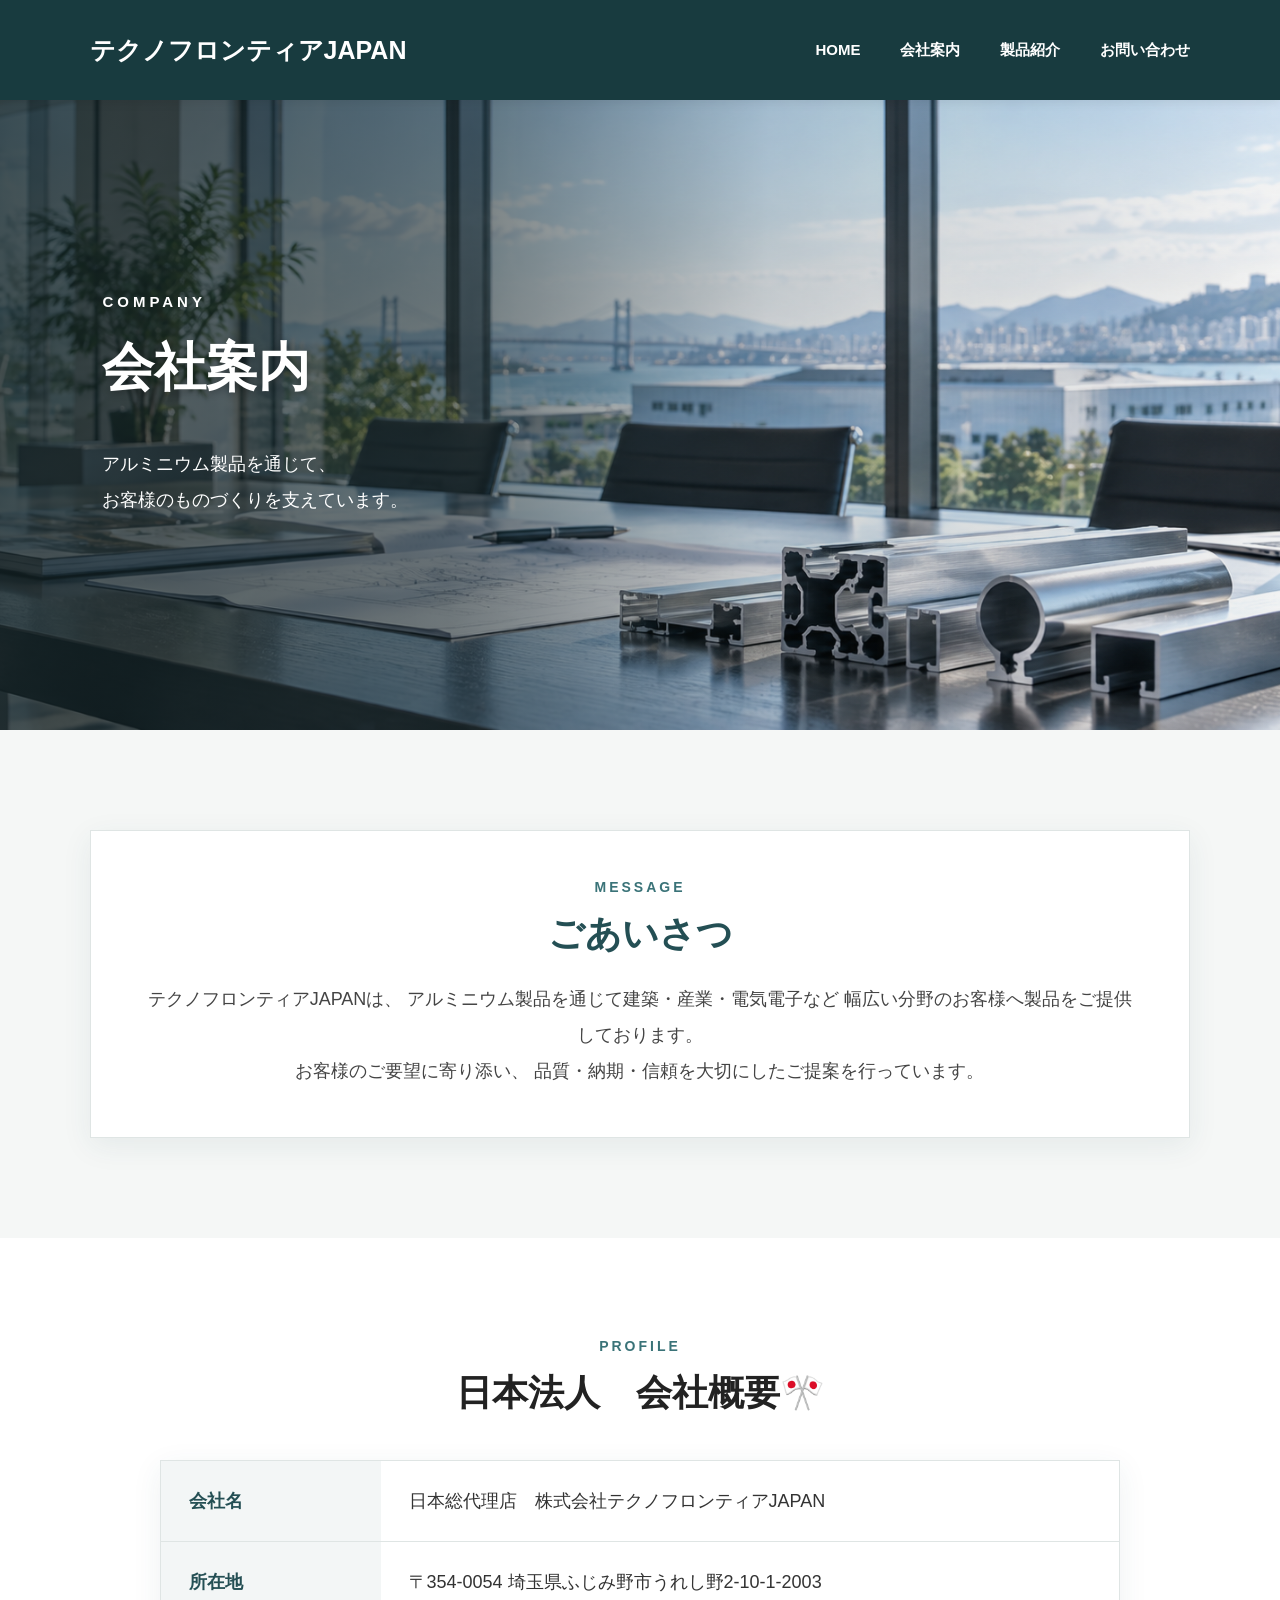
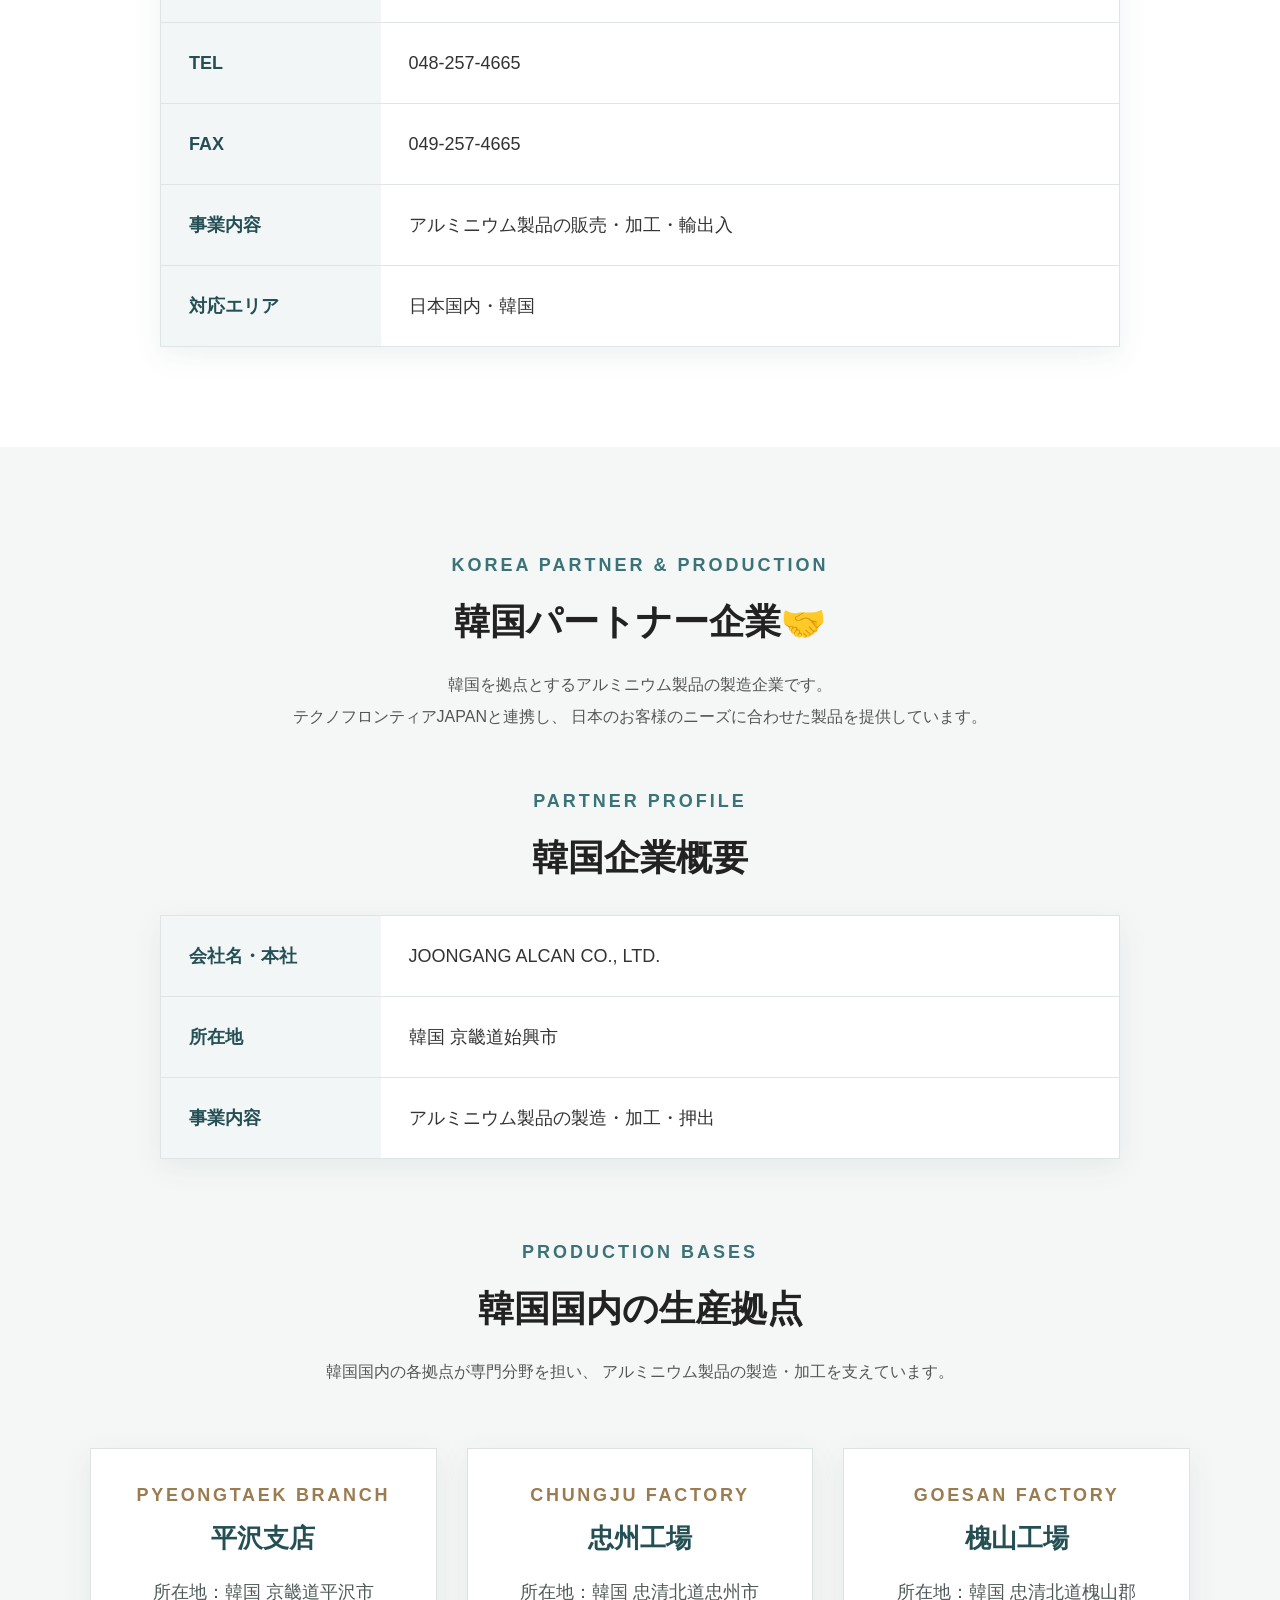
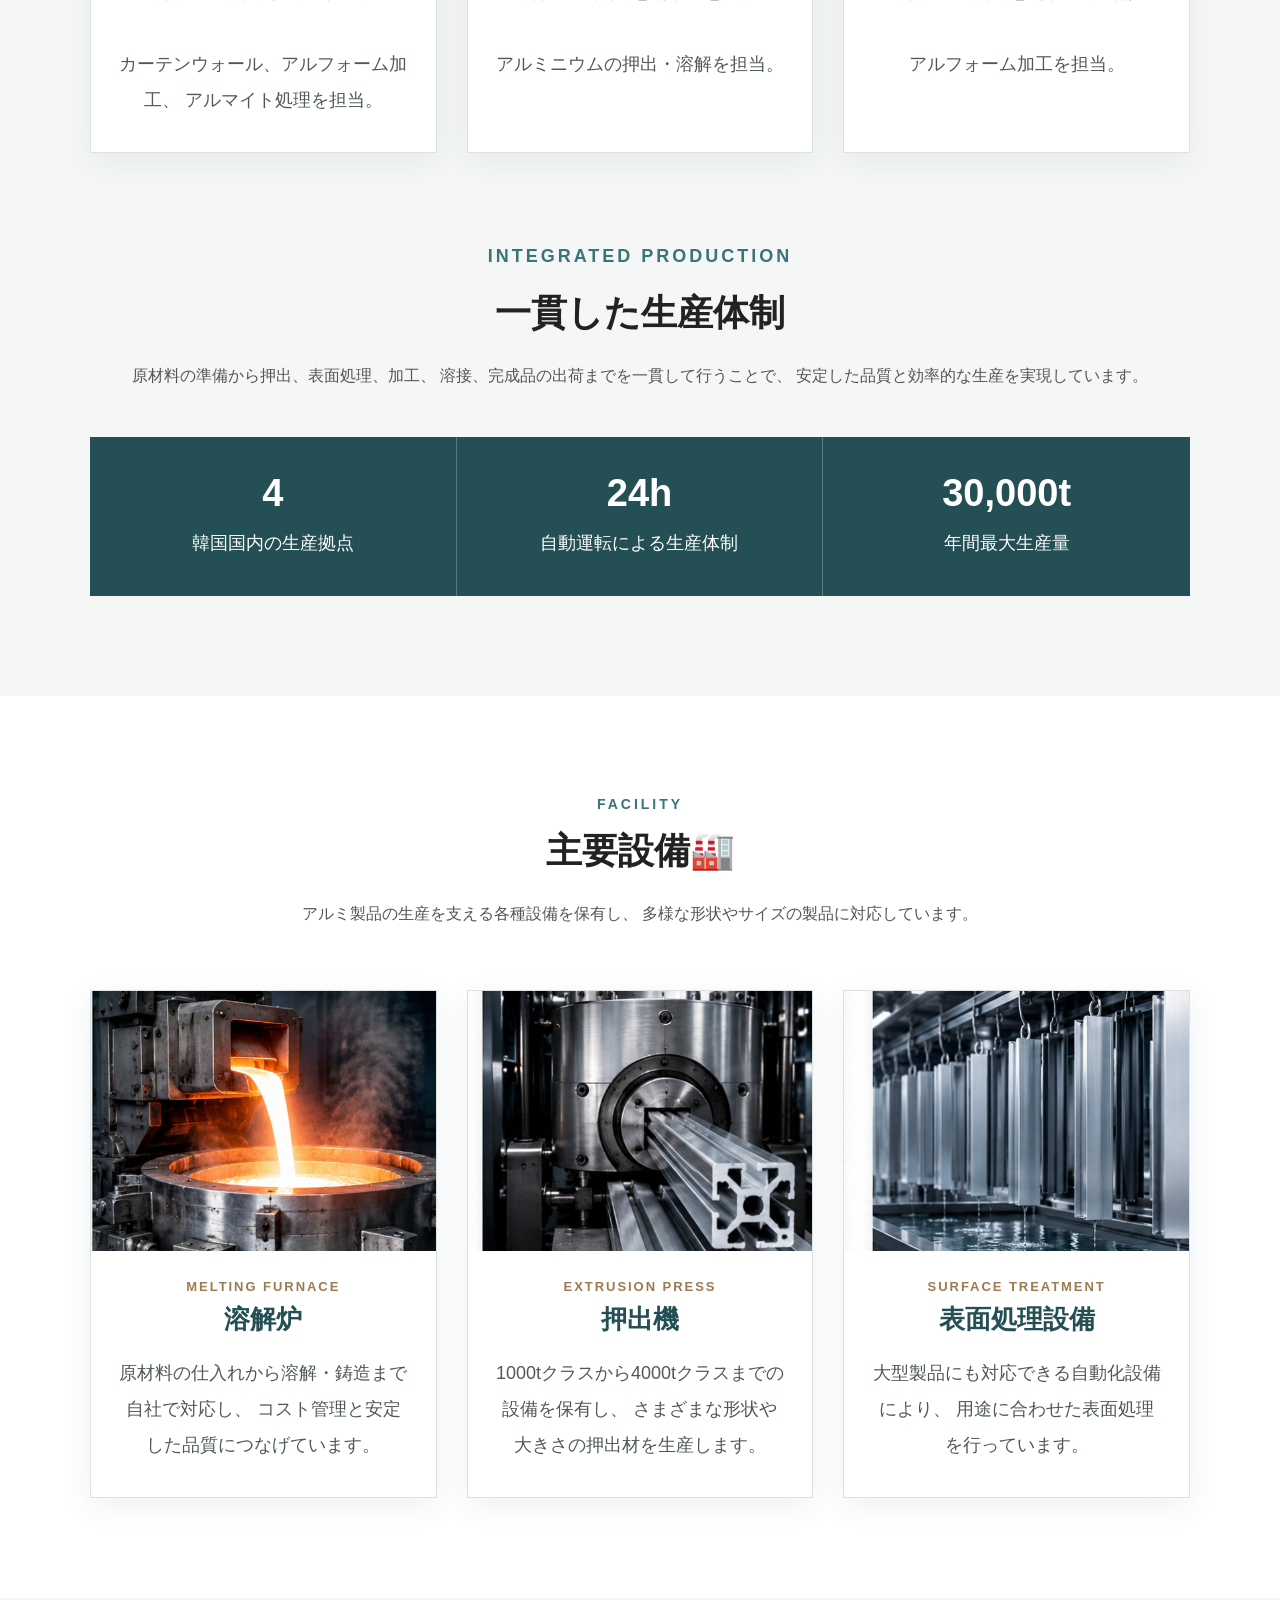
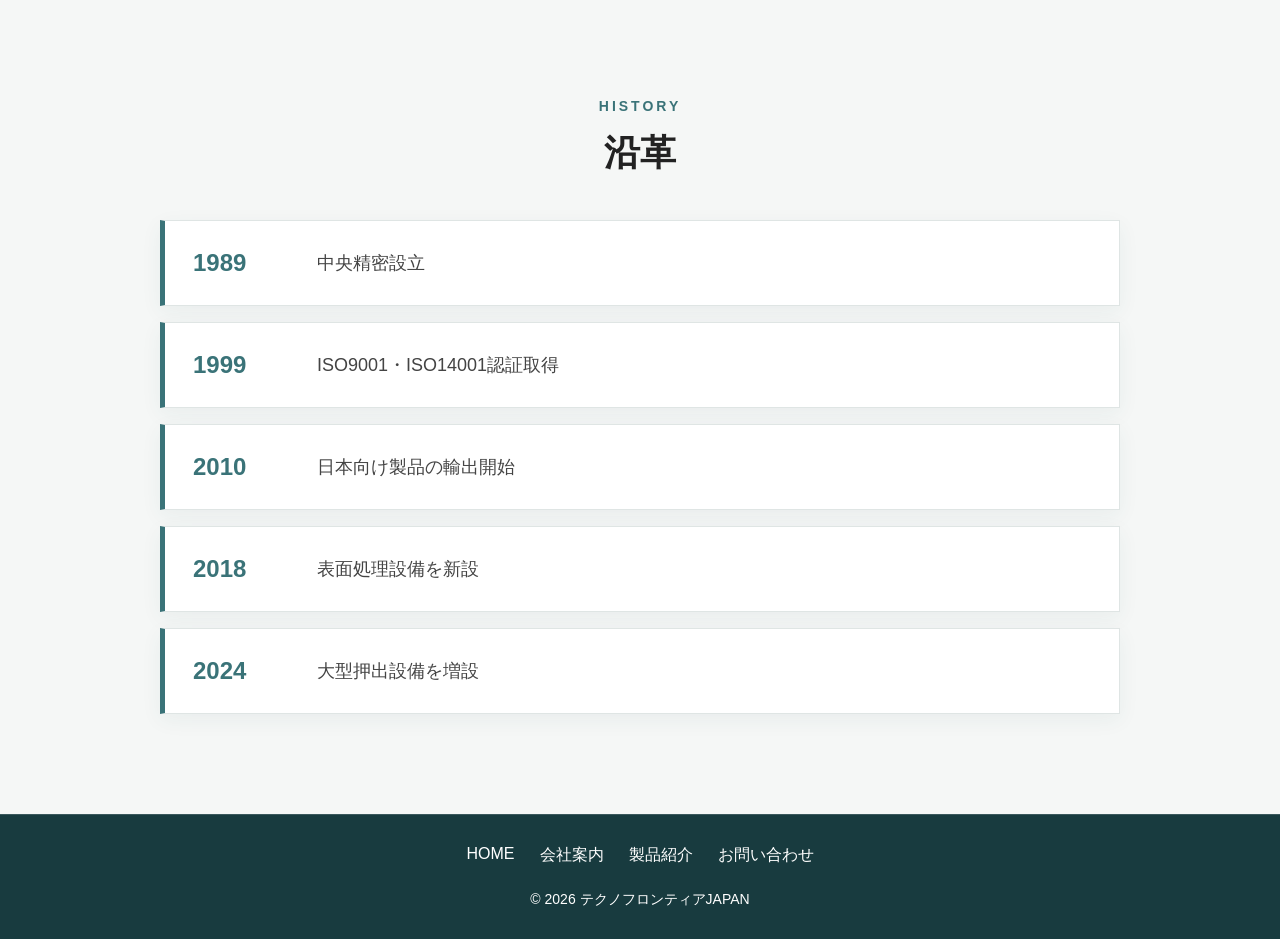
<file: company.html>
<!DOCTYPE html>
<html lang="ja">
<head>
  <meta charset="UTF-8">
  <meta name="viewport" content="width=device-width, initial-scale=1.0">
  <title>会社案内｜テクノフロンティアJAPAN</title>
  <link rel="stylesheet" href="css/style.css">
  <link rel="stylesheet" href="css/header.css">
  <link rel="stylesheet" href="css/company.css">
  <link rel="stylesheet" href="css/footer.css">
</head>
<body>
<div id="header"></div>

<main>
  <!-- タイトル -->
  <section class="main-visual company-main-visual">
    <div class="main-visual-text">
      <p class="section-en">COMPANY</p>
      <h1>会社案内</h1>
      <p class="hero-text">
        アルミニウム製品を通じて、<br>
        お客様のものづくりを支えています。
      </p>
    </div>
  </section>

  <!-- ごあいさつ -->
  <section class="content-section company-message">
    <div class="content-inner">
      <div class="section-heading">
        <p class="section-en">MESSAGE</p>
        <h2>ごあいさつ</h2>
        <p>
          テクノフロンティアJAPANは、
          アルミニウム製品を通じて建築・産業・電気電子など
          幅広い分野のお客様へ製品をご提供しております。<br>
          お客様のご要望に寄り添い、
          品質・納期・信頼を大切にしたご提案を行っています。
        </p>
      </div>
    </div>
  </section>

  <!-- 日本法人 会社概要 -->
  <section class="company-info">
    <div class="content-inner">
      <div class="section-heading">
        <p class="section-en">PROFILE</p>
        <h2>日本法人　会社概要🎌</h2>
      </div>

      <table class="company-table">
        <tr>
          <th>会社名</th>
          <td>日本総代理店　株式会社テクノフロンティアJAPAN</td>
        </tr>
        <tr>
          <th>所在地</th>
          <td>〒354-0054 埼玉県ふじみ野市うれし野2-10-1-2003</td>
        </tr>
        <tr>
          <th>TEL</th>
          <td>048-257-4665</td>
        </tr>
        <tr>
          <th>FAX</th>
          <td>049-257-4665</td>
        </tr>
        <tr>
          <th>事業内容</th>
          <td>アルミニウム製品の販売・加工・輸出入</td>
        </tr>
        <tr>
          <th>対応エリア</th>
          <td>日本国内・韓国</td>
        </tr>
      </table>
    </div>
  </section>

  <!-- 韓国パートナー企業・生産体制 -->
  <section class="production-system">
    <div class="content-inner">

      <div class="section-heading">
        <p class="section-en">KOREA PARTNER & PRODUCTION</p>
        <h2>韓国パートナー企業🤝</h2>
        <p>
          韓国を拠点とするアルミニウム製品の製造企業です。<br>
          テクノフロンティアJAPANと連携し、
          日本のお客様のニーズに合わせた製品を提供しています。
        </p>
      </div>

            <!-- 韓国企業概要 -->
      <div class="partner-profile">
        <div class="section-heading">
          <p class="section-en">PARTNER PROFILE</p>
          <h2>韓国企業概要</h2>
        </div>

        <table class="company-table">
          <tr>
            <th>会社名・本社</th>
            <td>JOONGANG ALCAN CO., LTD.</td>
          </tr>
          <tr>
            <th>所在地</th>
            <td>韓国 京畿道始興市</td>
          </tr>
          <tr>
            <th>事業内容</th>
            <td>アルミニウム製品の製造・加工・押出</td>
          </tr>
        </table>
      </div>

      <!-- 韓国国内の生産拠点 -->
      <div class="partner-facilities">

        <div class="section-heading">
          <p class="section-en">PRODUCTION BASES</p>
          <h2>韓国国内の生産拠点</h2>
          <p>
            韓国国内の各拠点が専門分野を担い、
            アルミニウム製品の製造・加工を支えています。
          </p>
        </div>

        <div class="facility-list">

          <!-- 平沢支店 -->
          <article class="facility-card">
            <div class="facility-content">
              <p class="facility-en">PYEONGTAEK BRANCH</p>
              <h3>平沢支店</h3>
              <p>
                所在地：韓国 京畿道平沢市<br><br>
                カーテンウォール、アルフォーム加工、
                アルマイト処理を担当。
              </p>
            </div>
          </article>

          <!-- 忠州工場 -->
          <article class="facility-card">
            <div class="facility-content">
              <p class="facility-en">CHUNGJU FACTORY</p>
              <h3>忠州工場</h3>
              <p>
                所在地：韓国 忠清北道忠州市<br><br>
                アルミニウムの押出・溶解を担当。
              </p>
            </div>
          </article>

          <!-- 槐山工場 -->
          <article class="facility-card">
            <div class="facility-content">
              <p class="facility-en">GOESAN FACTORY</p>
              <h3>槐山工場</h3>
              <p>
                所在地：韓国 忠清北道槐山郡<br><br>
                アルフォーム加工を担当。
              </p>
            </div>
          </article>

        </div>
      </div>

      <!-- 一貫生産体制 -->
      <div class="section-heading production-heading">
        <p class="section-en">INTEGRATED PRODUCTION</p>
        <h2>一貫した生産体制</h2>
        <p>
          原材料の準備から押出、表面処理、加工、
          溶接、完成品の出荷までを一貫して行うことで、
          安定した品質と効率的な生産を実現しています。
        </p>
      </div>

      <div class="production-stats">
        <div class="production-stat">
          <span>4</span>
          <p>韓国国内の生産拠点</p>
        </div>

        <div class="production-stat">
          <span>24h</span>
          <p>自動運転による生産体制</p>
        </div>

        <div class="production-stat">
          <span>30,000t</span>
          <p>年間最大生産量</p>
        </div>
      </div>

    </div>
  </section>

  <!-- 主要設備 -->
  <section class="factory-facility">
    <div class="content-inner">
      <div class="section-heading">
        <p class="section-en">FACILITY</p>
        <h2>主要設備🏭</h2>
        <p>
          アルミ製品の生産を支える各種設備を保有し、
          多様な形状やサイズの製品に対応しています。
        </p>
      </div>

      <div class="facility-list">

        <article class="facility-card">
          <div class="facility-image">
            <img src="images/factory/melting-furnace.png" alt="アルミ材料を溶かす溶解炉">
          </div>
          <div class="facility-content">
            <p class="facility-en">MELTING FURNACE</p>
            <h3>溶解炉</h3>
            <p>
              原材料の仕入れから溶解・鋳造まで自社で対応し、
              コスト管理と安定した品質につなげています。
            </p>
          </div>
        </article>

        <article class="facility-card">
          <div class="facility-image">
            <img src="images/factory/extrusion-press.png" alt="アルミ形材を製造する押出機">
          </div>
          <div class="facility-content">
            <p class="facility-en">EXTRUSION PRESS</p>
            <h3>押出機</h3>
            <p>
              1000tクラスから4000tクラスまでの設備を保有し、
              さまざまな形状や大きさの押出材を生産します。
            </p>
          </div>
        </article>

        <article class="facility-card">
          <div class="facility-image">
            <img src="images/factory/surface-treatment.png" alt="アルミ製品の表面処理設備">
          </div>
          <div class="facility-content">
            <p class="facility-en">SURFACE TREATMENT</p>
            <h3>表面処理設備</h3>
            <p>
              大型製品にも対応できる自動化設備により、
              用途に合わせた表面処理を行っています。
            </p>
          </div>
        </article>

      </div>
    </div>
  </section>

  <!-- 沿革 -->
  <section class="history">
    <div class="content-inner">
      <div class="section-heading">
        <p class="section-en">HISTORY</p>
        <h2>沿革</h2>
      </div>

      <div class="history-list">
        <div class="history-item">
          <span>1989</span>
          <p>中央精密設立</p>
        </div>

        <div class="history-item">
          <span>1999</span>
          <p>ISO9001・ISO14001認証取得</p>
        </div>

        <div class="history-item">
          <span>2010</span>
          <p>日本向け製品の輸出開始</p>
        </div>

        <div class="history-item">
          <span>2018</span>
          <p>表面処理設備を新設</p>
        </div>

        <div class="history-item">
          <span>2024</span>
          <p>大型押出設備を増設</p>
        </div>
      </div>
    </div>
  </section>

</main>

<div id="footer"></div>
<script src="js/common.js"></script>
</body>
</html>
</file>
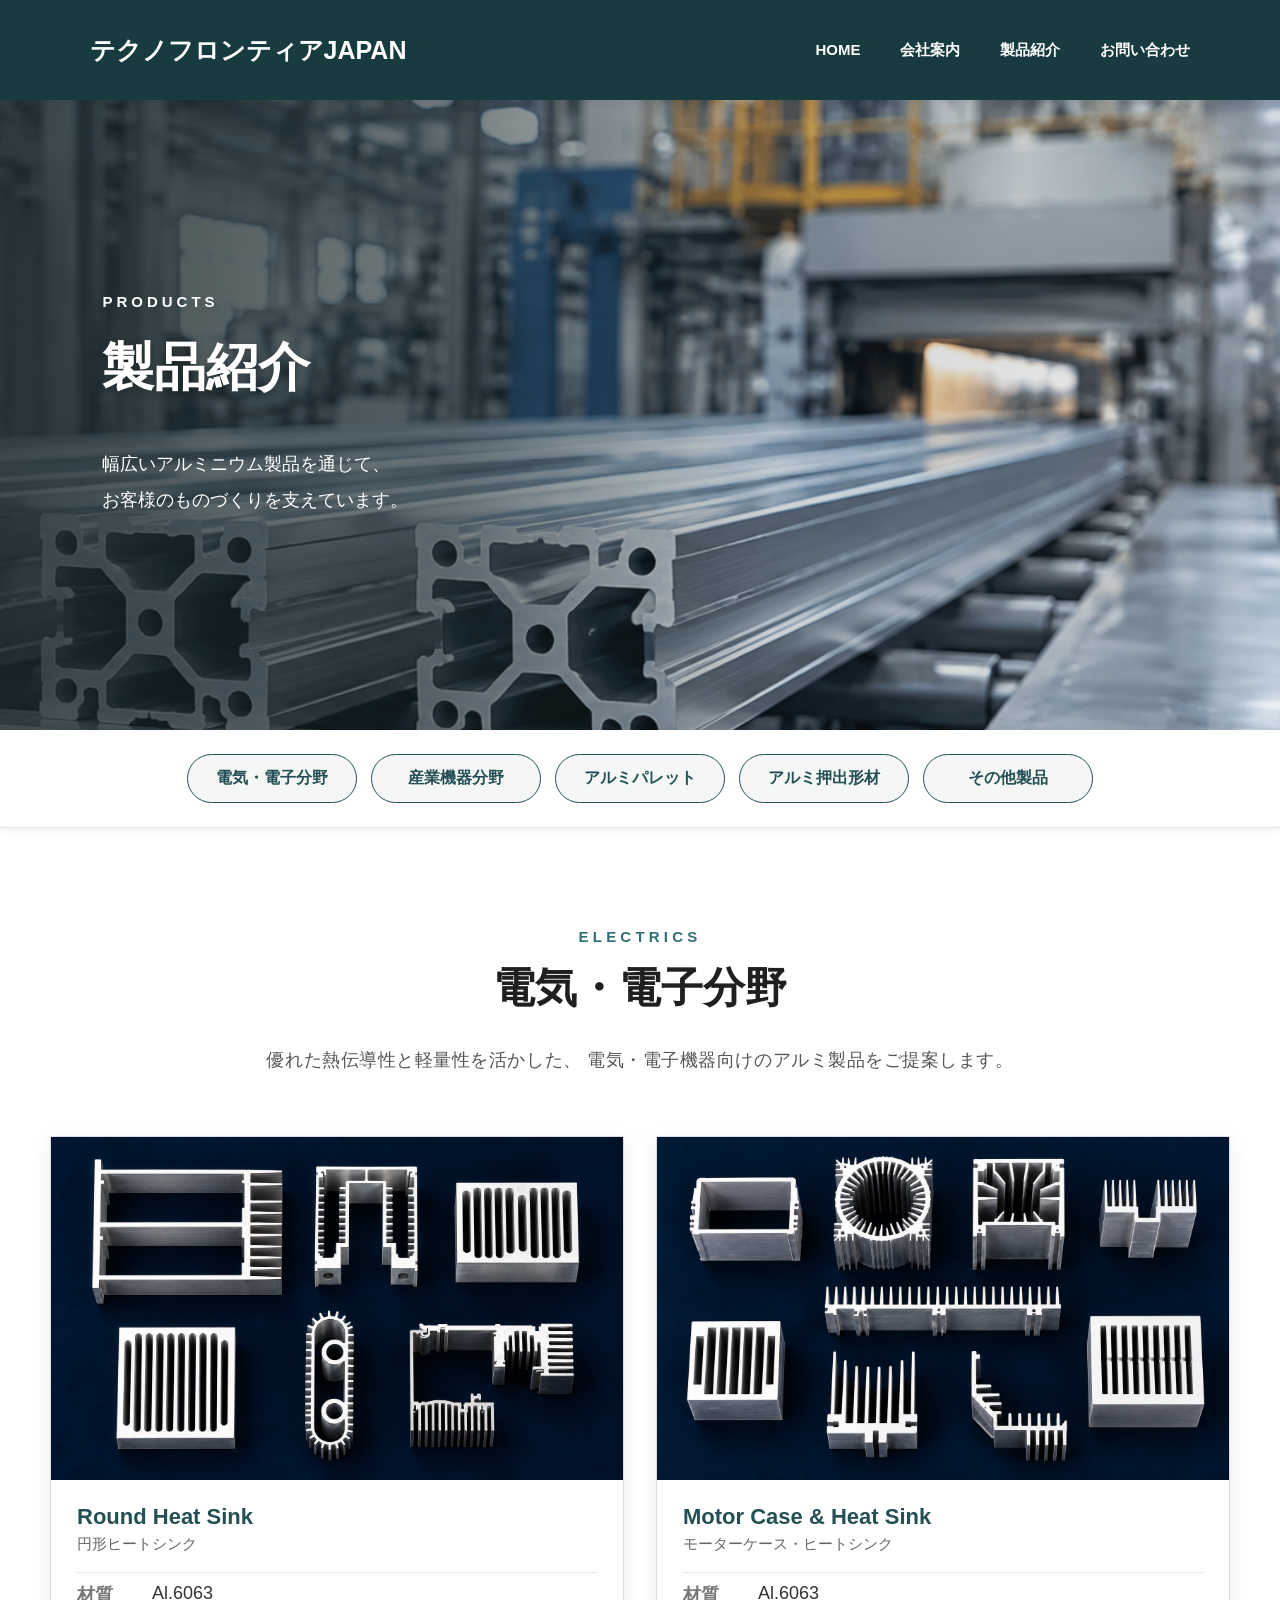
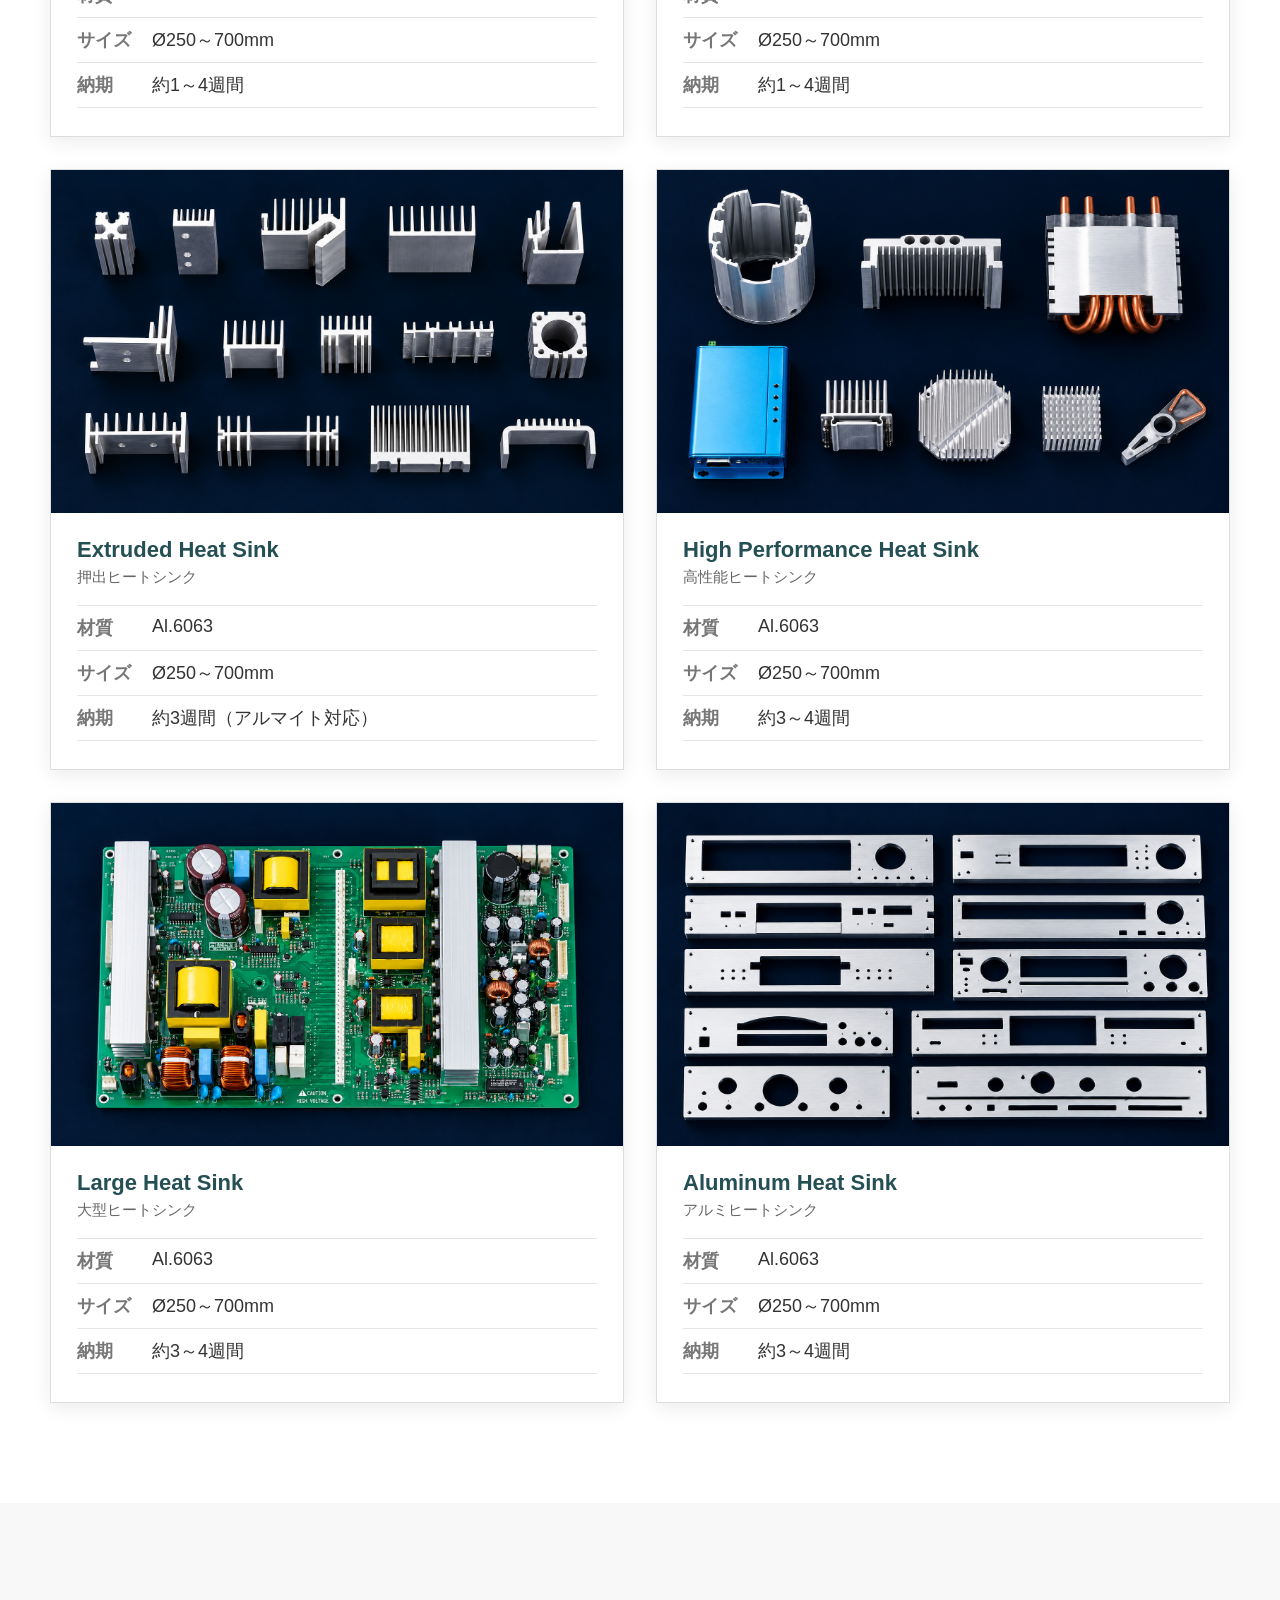
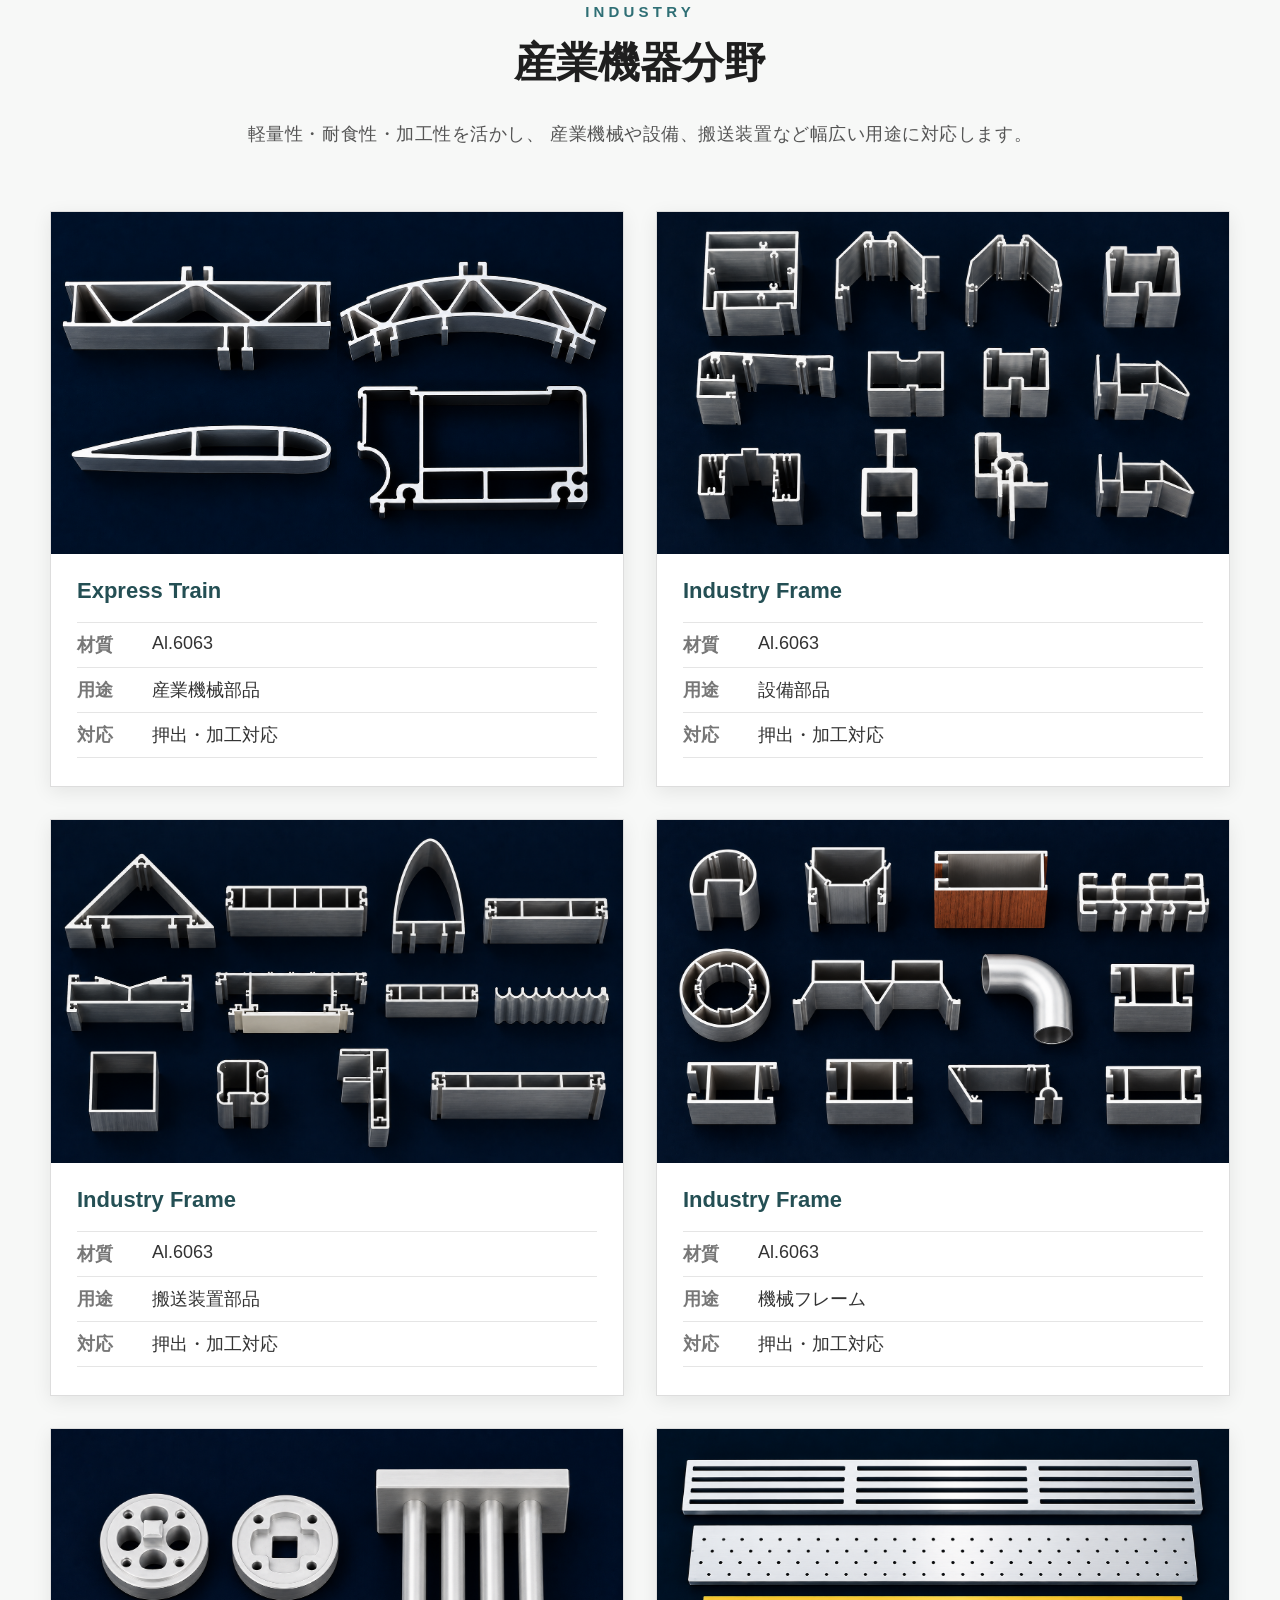
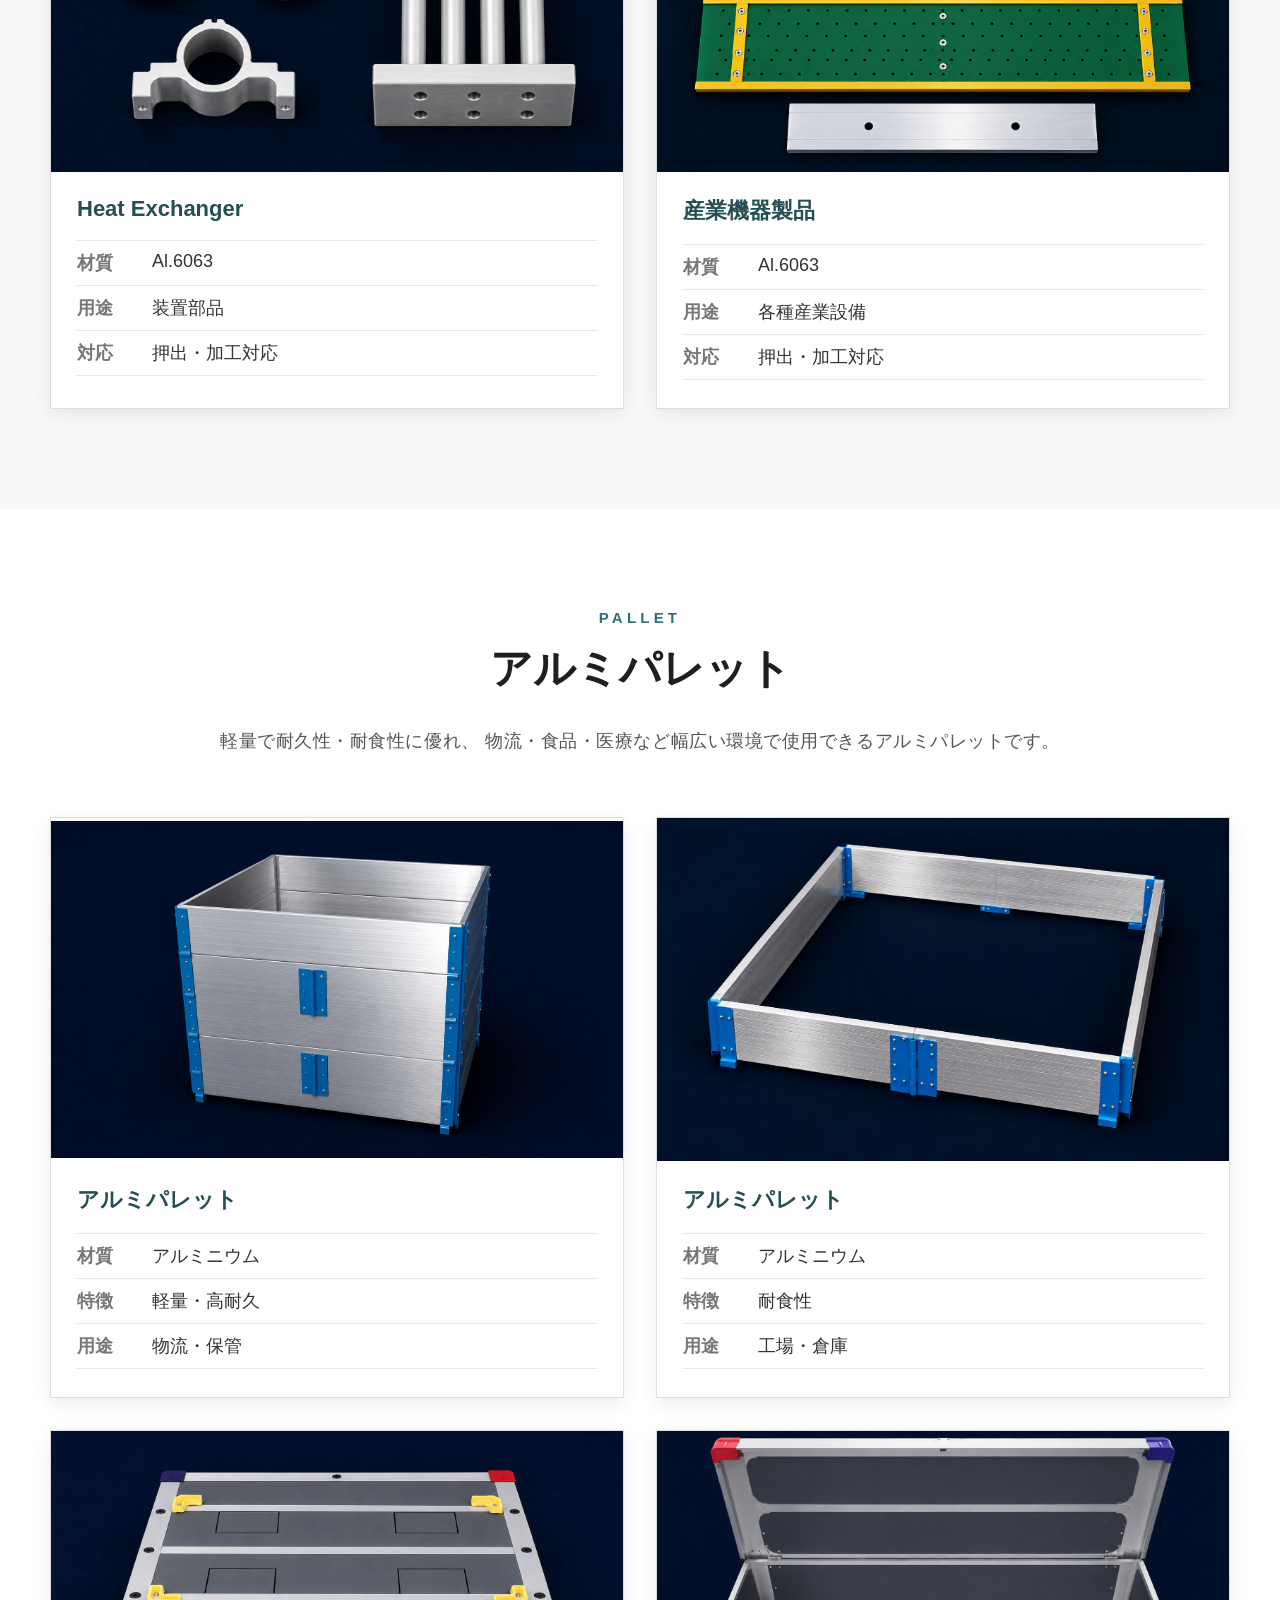
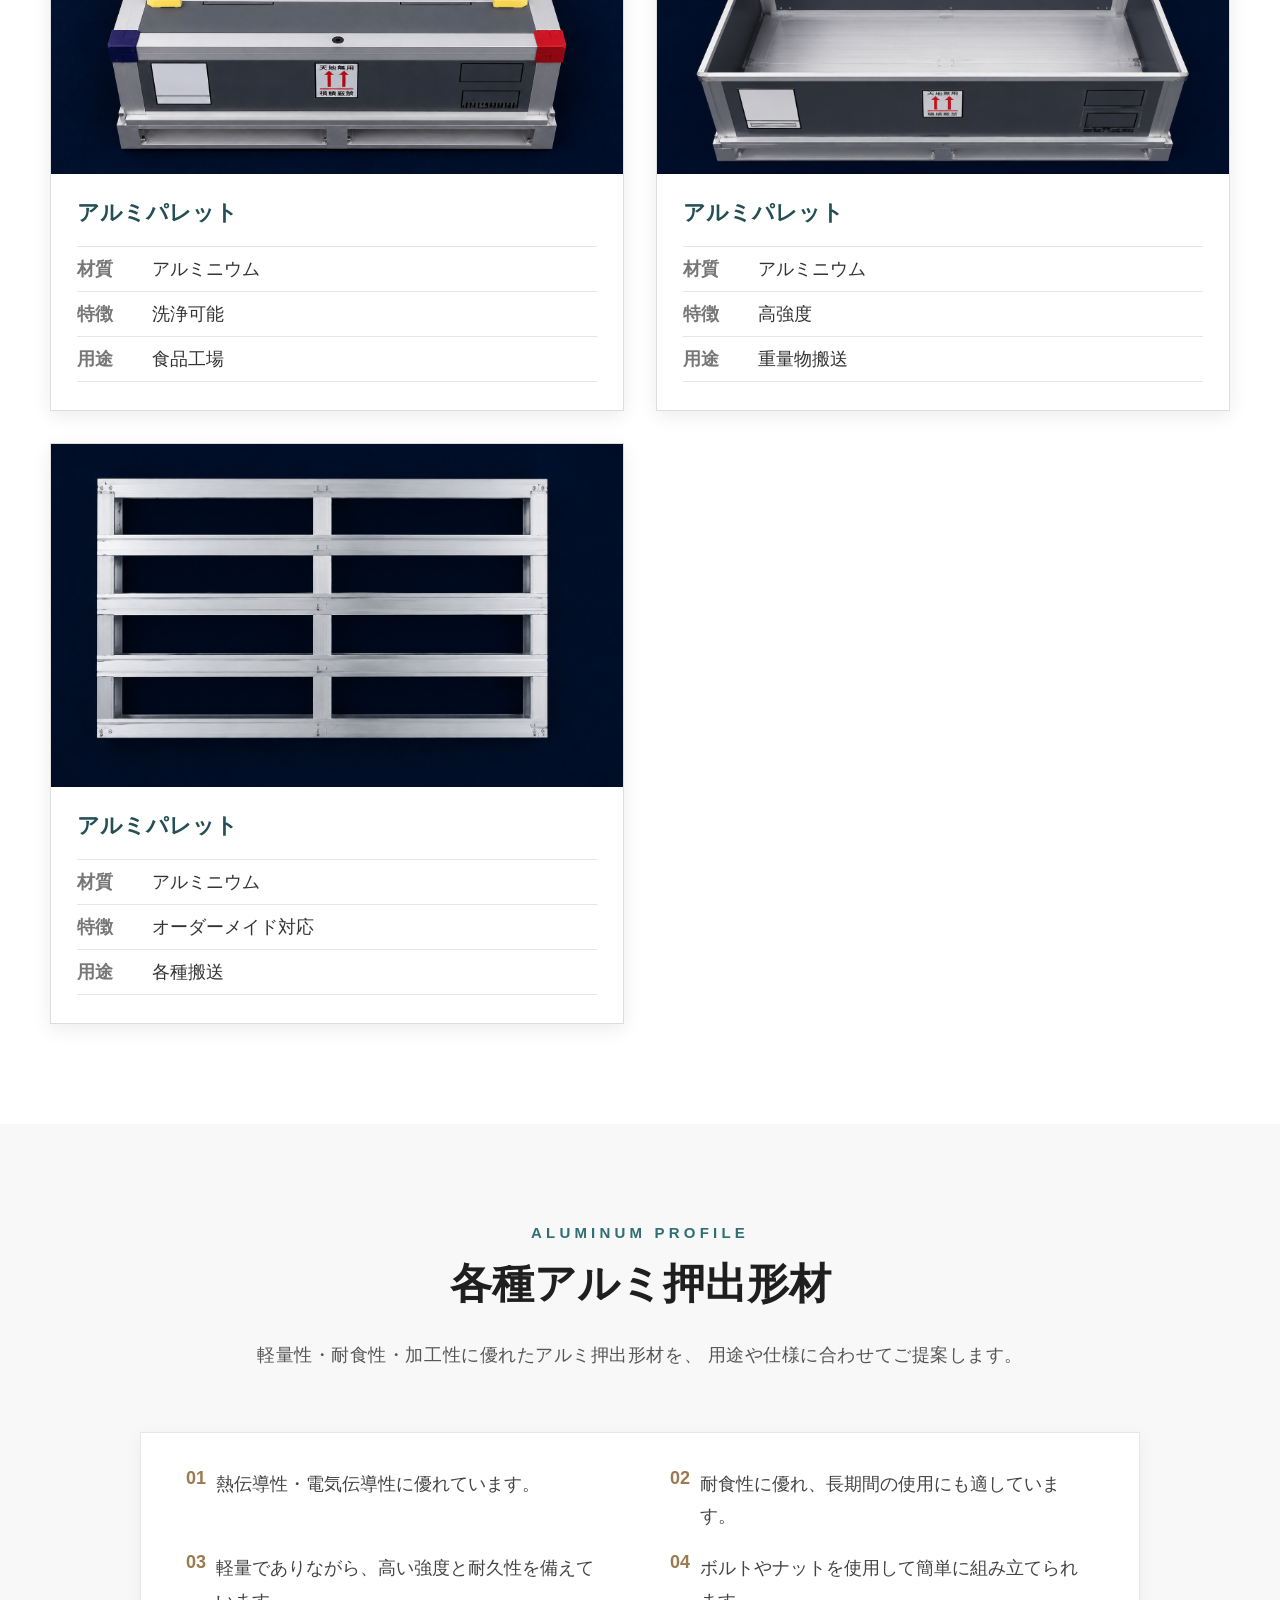
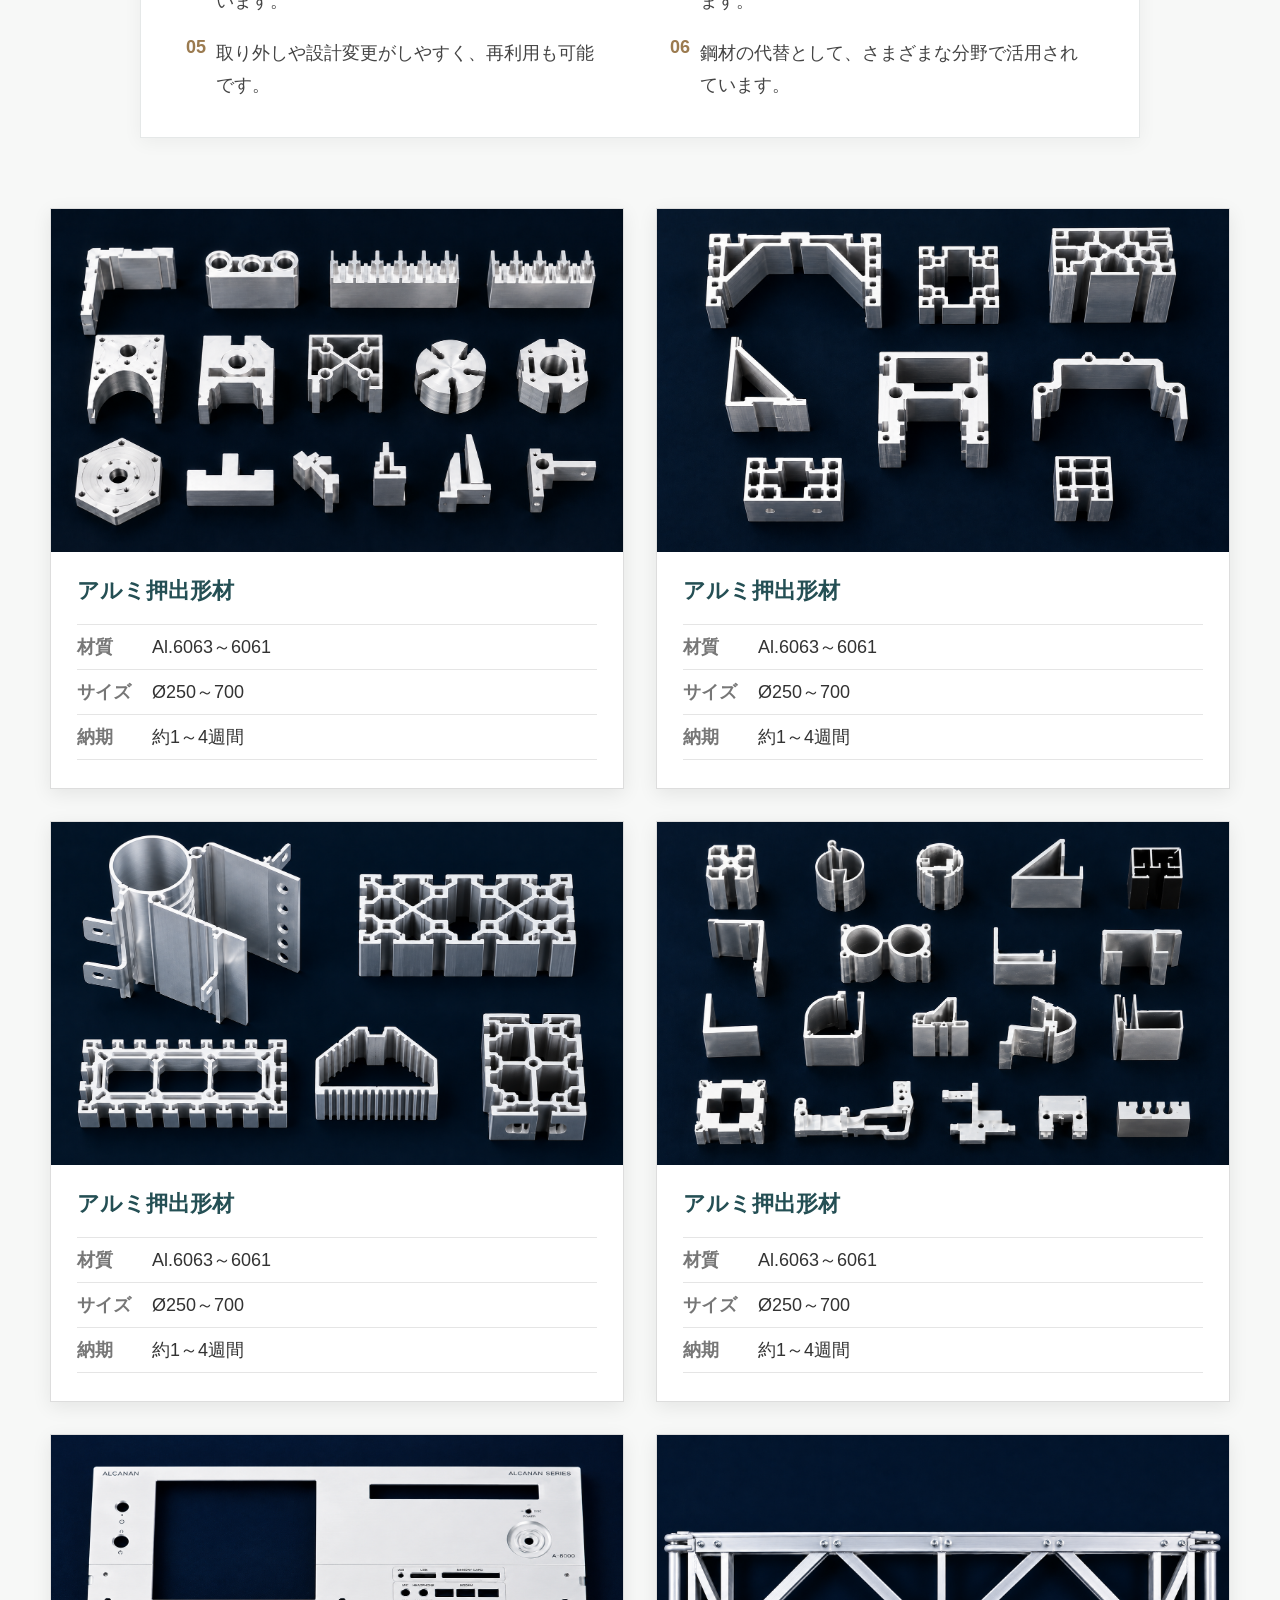
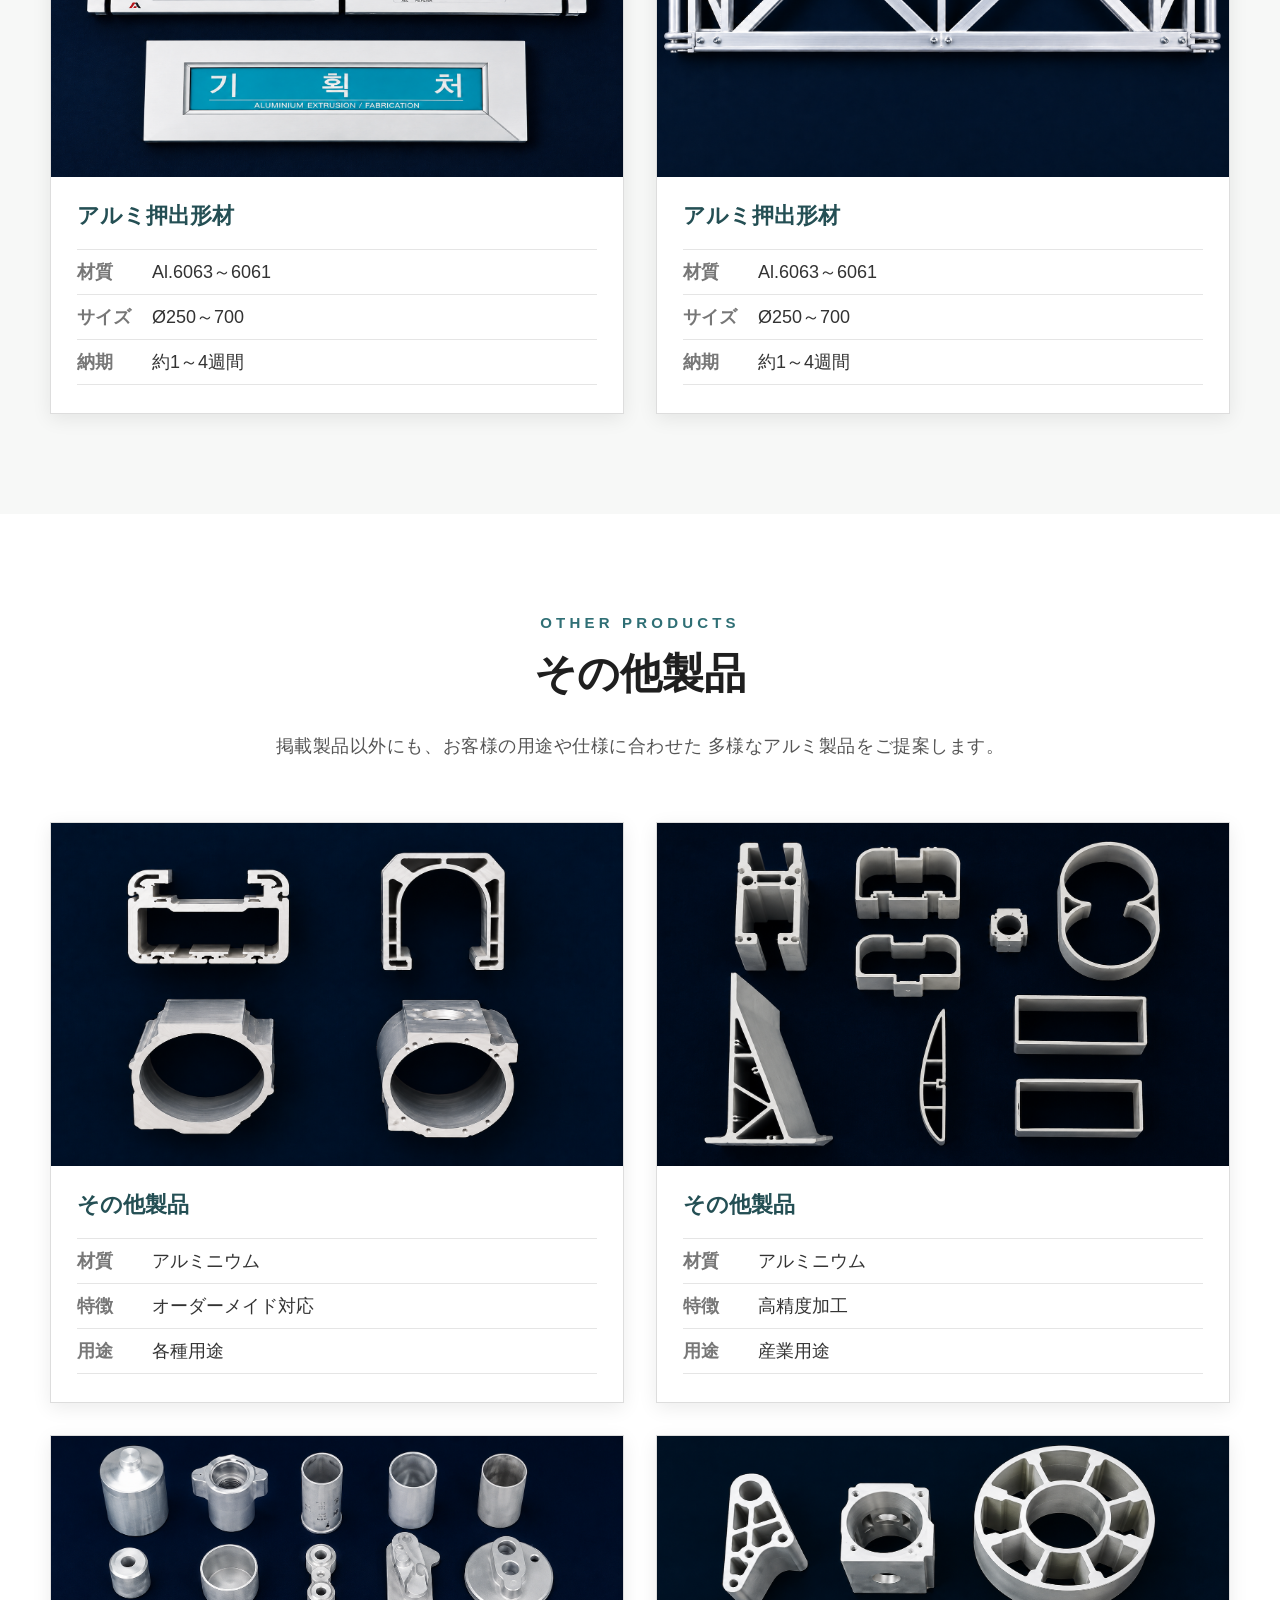
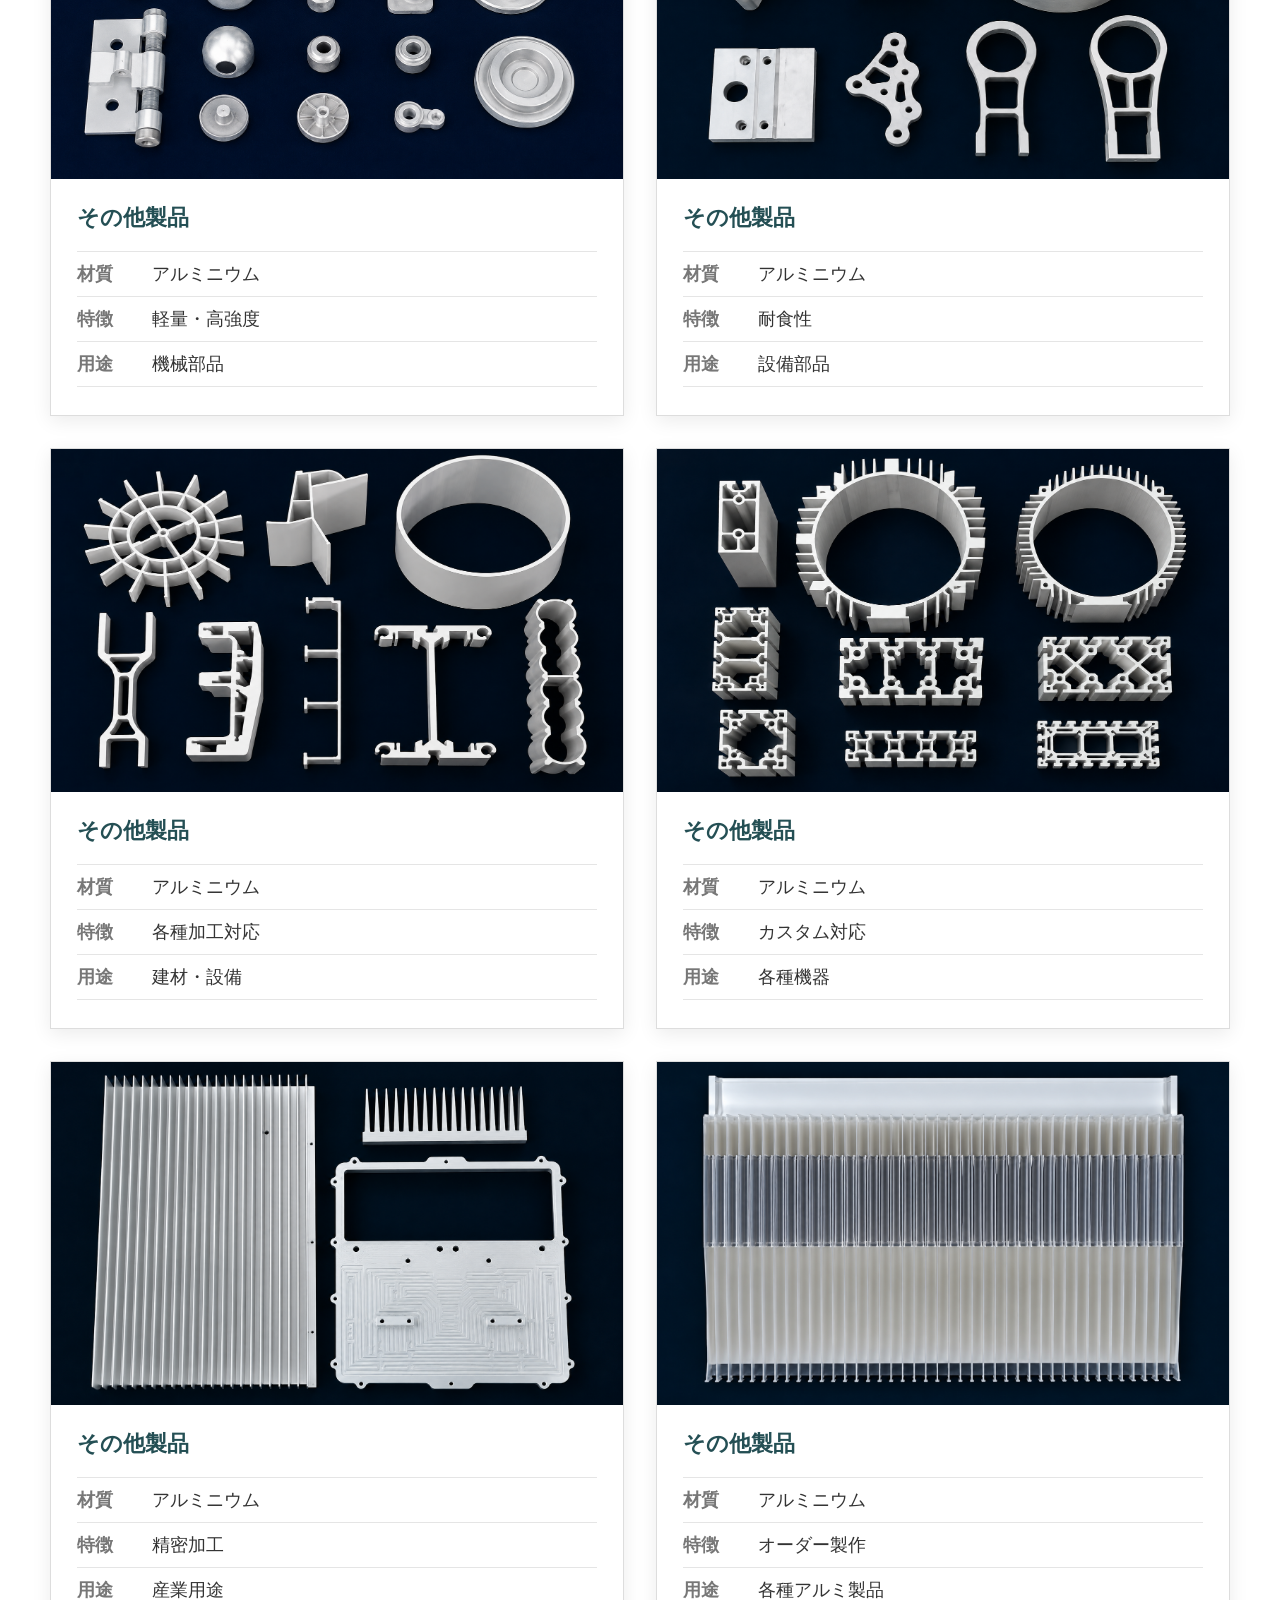
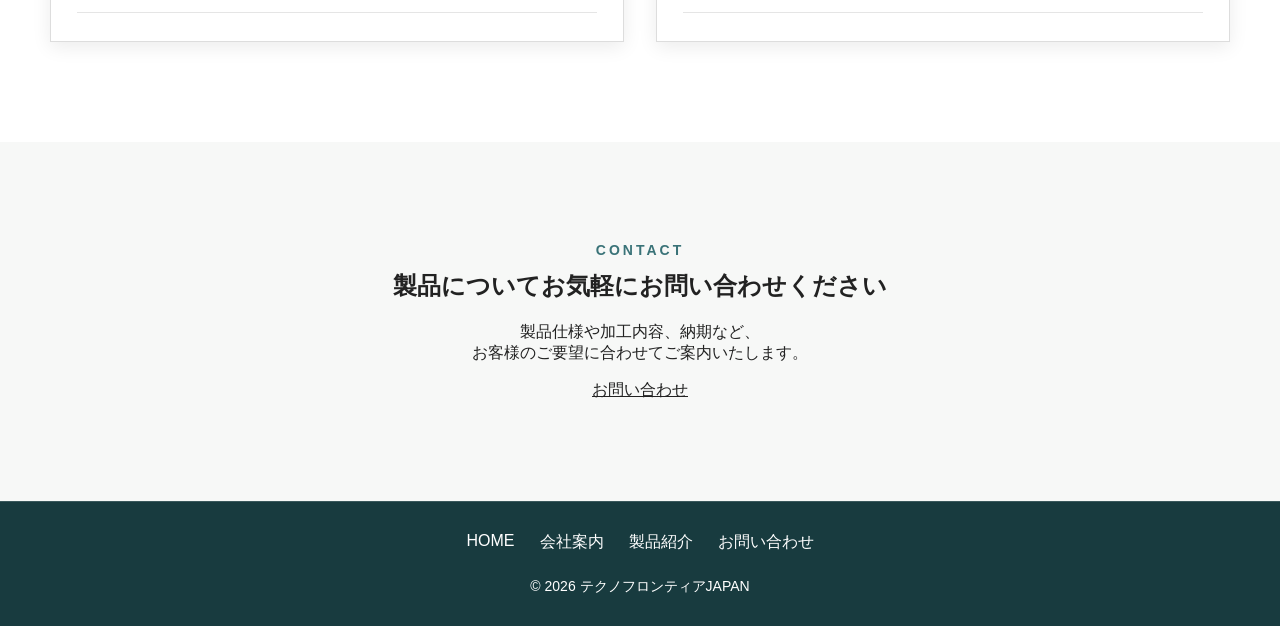
<file: products.html>
<!DOCTYPE html>
<html lang="ja">
<head>
  <meta charset="UTF-8">
  <meta name="viewport" content="width=device-width, initial-scale=1.0">

  <title>製品紹介｜テクノフロンティアJAPAN</title>

  <link rel="stylesheet" href="css/style.css">
  <link rel="stylesheet" href="css/header.css">
  <link rel="stylesheet" href="css/products.css">
  <link rel="stylesheet" href="css/footer.css">
</head>

<body>

<div id="header"></div>

<main>

  <!-- メインビジュアル -->
  <section class="main-visual products-main-visual">

    <div class="main-visual-text">

      <p class="section-en">PRODUCTS</p>

      <h1>
        製品紹介
      </h1>

      <p class="hero-text">
        幅広いアルミニウム製品を通じて、<br>
        お客様のものづくりを支えています。
      </p>

    </div>
  </section>

      <section class="product-nav">
      <div class="product-nav-inner">
        <a href="#electrics">電気・電子分野</a>
        <a href="#industry">産業機器分野</a>
        <a href="#pallet">アルミパレット</a>
        <a href="#profile">アルミ押出形材</a>
        <a href="#etc">その他製品</a>
      </div>
    </section>

<!-- 部品紹介 -->
<!-- 電気・電子分野 -->

<section class="products-section category-section" id="electrics">

  <div class="category-heading">
    <p class="section-label">ELECTRICS</p>
    <h2>電気・電子分野</h2>

    <p class="category-lead">
      優れた熱伝導性と軽量性を活かした、
      電気・電子機器向けのアルミ製品をご提案します。
    </p>
  </div>

  <div class="category-gallery">

    <article class="category-card">

      <div class="category-image">
        <img src="images/products/electrics/画像7.png" alt="Heat Sink">
      </div>

      <div class="category-card-content">

        <h3>
          Round Heat Sink
          <span>円形ヒートシンク</span>
        </h3>

        <dl class="category-spec">
          <div><dt>材質</dt><dd>Al.6063</dd></div>
          <div><dt>サイズ</dt><dd>Ø250～700mm</dd></div>
          <div><dt>納期</dt><dd>約1～4週間</dd></div>
        </dl>

      </div>

    </article>

    <article class="category-card">

      <div class="category-image">
        <img src="images/products/electrics/画像8.png" alt="Motor Case & Heat Sink">
      </div>

      <div class="category-card-content">

        <h3>
          Motor Case &amp; Heat Sink
          <span>モーターケース・ヒートシンク</span>
        </h3>

        <dl class="category-spec">
          <div><dt>材質</dt><dd>Al.6063</dd></div>
          <div><dt>サイズ</dt><dd>Ø250～700mm</dd></div>
          <div><dt>納期</dt><dd>約1～4週間</dd></div>
        </dl>

      </div>

    </article>

    <article class="category-card">

      <div class="category-image">
        <img src="images/products/electrics/画像9.png" alt="Heat Sink">
      </div>

      <div class="category-card-content">

        <h3>
          Extruded Heat Sink
          <span>押出ヒートシンク</span>
        </h3>

        <dl class="category-spec">
          <div><dt>材質</dt><dd>Al.6063</dd></div>
          <div><dt>サイズ</dt><dd>Ø250～700mm</dd></div>
          <div><dt>納期</dt><dd>約3週間（アルマイト対応）</dd></div>
        </dl>

      </div>

    </article>

    <article class="category-card">

      <div class="category-image">
        <img src="images/products/electrics/画像10.png" alt="Heat Sink">
      </div>

      <div class="category-card-content">

        <h3>High Performance Heat Sink
          <span>高性能ヒートシンク</span>
        </h3>

        <dl class="category-spec">
          <div><dt>材質</dt><dd>Al.6063</dd></div>
          <div><dt>サイズ</dt><dd>Ø250～700mm</dd></div>
          <div><dt>納期</dt><dd>約3～4週間</dd></div>
        </dl>

      </div>

    </article>

    <article class="category-card">

      <div class="category-image">
        <img src="images/products/electrics/画像11.png" alt="Heat Sink">
      </div>

      <div class="category-card-content">

        <h3>Large Heat Sink
          <span>大型ヒートシンク</span>
        </h3>

        <dl class="category-spec">
          <div><dt>材質</dt><dd>Al.6063</dd></div>
          <div><dt>サイズ</dt><dd>Ø250～700mm</dd></div>
          <div><dt>納期</dt><dd>約3～4週間</dd></div>
        </dl>

      </div>

    </article>

    <article class="category-card">

      <div class="category-image">
        <img src="images/products/electrics/画像12.png" alt="Heat Sink">
      </div>

      <div class="category-card-content">

        <h3>Aluminum Heat Sink
          <span>アルミヒートシンク</span>
        </h3>

        <dl class="category-spec">
          <div><dt>材質</dt><dd>Al.6063</dd></div>
          <div><dt>サイズ</dt><dd>Ø250～700mm</dd></div>
          <div><dt>納期</dt><dd>約3～4週間</dd></div>
        </dl>

      </div>

    </article>

  </div>

</section>

<!-- 産業機器分野 -->
<section class="products-section category-section" id="industry">

  <div class="category-heading">
    <p class="section-label">INDUSTRY</p>
    <h2>産業機器分野</h2>

    <p class="category-lead">
      軽量性・耐食性・加工性を活かし、
      産業機械や設備、搬送装置など幅広い用途に対応します。
    </p>
  </div>

  <div class="category-gallery">

    <!-- 13 -->
    <article class="category-card">

      <div class="category-image">
        <img src="images/products/industry/画像13.png" alt="産業機器製品1">
      </div>

      <div class="category-card-content">

        <h3>Express Train
          <span></span>
        </h3>

        <dl class="category-spec">
          <div><dt>材質</dt><dd>Al.6063</dd></div>
          <div><dt>用途</dt><dd>産業機械部品</dd></div>
          <div><dt>対応</dt><dd>押出・加工対応</dd></div>
        </dl>

      </div>

    </article>

    <!-- 14 -->
    <article class="category-card">

      <div class="category-image">
        <img src="images/products/industry/画像14.png" alt="産業機器製品2">
      </div>

      <div class="category-card-content">

        <h3>Industry Frame</h3>

        <dl class="category-spec">
          <div><dt>材質</dt><dd>Al.6063</dd></div>
          <div><dt>用途</dt><dd>設備部品</dd></div>
          <div><dt>対応</dt><dd>押出・加工対応</dd></div>
        </dl>

      </div>

    </article>

    <!-- 15 -->
    <article class="category-card">

      <div class="category-image">
        <img src="images/products/industry/画像15.png" alt="産業機器製品3">
      </div>

      <div class="category-card-content">

        <h3>Industry Frame</h3>

        <dl class="category-spec">
          <div><dt>材質</dt><dd>Al.6063</dd></div>
          <div><dt>用途</dt><dd>搬送装置部品</dd></div>
          <div><dt>対応</dt><dd>押出・加工対応</dd></div>
        </dl>

      </div>

    </article>

    <!-- 16 -->
    <article class="category-card">

      <div class="category-image">
        <img src="images/products/industry/画像16.png" alt="産業機器製品4">
      </div>

      <div class="category-card-content">

        <h3>Industry Frame</h3>

        <dl class="category-spec">
          <div><dt>材質</dt><dd>Al.6063</dd></div>
          <div><dt>用途</dt><dd>機械フレーム</dd></div>
          <div><dt>対応</dt><dd>押出・加工対応</dd></div>
        </dl>

      </div>

    </article>

    <!-- 17 -->
    <article class="category-card">

      <div class="category-image">
        <img src="images/products/industry/画像17.png" alt="産業機器製品5">
      </div>

      <div class="category-card-content">

        <h3>Heat Exchanger</h3>

        <dl class="category-spec">
          <div><dt>材質</dt><dd>Al.6063</dd></div>
          <div><dt>用途</dt><dd>装置部品</dd></div>
          <div><dt>対応</dt><dd>押出・加工対応</dd></div>
        </dl>

      </div>

    </article>

    <!-- 18 -->
    <article class="category-card">

      <div class="category-image">
        <img src="images/products/industry/画像18.png" alt="産業機器製品6">
      </div>

      <div class="category-card-content">

        <h3>産業機器製品</h3>

        <dl class="category-spec">
          <div><dt>材質</dt><dd>Al.6063</dd></div>
          <div><dt>用途</dt><dd>各種産業設備</dd></div>
          <div><dt>対応</dt><dd>押出・加工対応</dd></div>
        </dl>

      </div>

    </article>

  </div>

</section>

<!-- パレット -->
<section class="products-section category-section" id="pallet">

  <div class="category-heading">
    <p class="section-label">PALLET</p>
    <h2>アルミパレット</h2>

    <p class="category-lead">
      軽量で耐久性・耐食性に優れ、
      物流・食品・医療など幅広い環境で使用できるアルミパレットです。
    </p>
  </div>

  <div class="category-gallery">

    <article class="category-card">

      <div class="category-image">
        <img src="images/products/pallet/画像19.png" alt="アルミパレット1">
      </div>

      <div class="category-card-content">

        <h3>アルミパレット</h3>

        <dl class="category-spec">
          <div><dt>材質</dt><dd>アルミニウム</dd></div>
          <div><dt>特徴</dt><dd>軽量・高耐久</dd></div>
          <div><dt>用途</dt><dd>物流・保管</dd></div>
        </dl>

      </div>

    </article>

    <article class="category-card">

      <div class="category-image">
        <img src="images/products/pallet/画像20.png" alt="アルミパレット2">
      </div>

      <div class="category-card-content">

        <h3>アルミパレット</h3>

        <dl class="category-spec">
          <div><dt>材質</dt><dd>アルミニウム</dd></div>
          <div><dt>特徴</dt><dd>耐食性</dd></div>
          <div><dt>用途</dt><dd>工場・倉庫</dd></div>
        </dl>

      </div>

    </article>

    <article class="category-card">

      <div class="category-image">
        <img src="images/products/pallet/画像21.png" alt="アルミパレット3">
      </div>

      <div class="category-card-content">

        <h3>アルミパレット</h3>

        <dl class="category-spec">
          <div><dt>材質</dt><dd>アルミニウム</dd></div>
          <div><dt>特徴</dt><dd>洗浄可能</dd></div>
          <div><dt>用途</dt><dd>食品工場</dd></div>
        </dl>

      </div>

    </article>

    <article class="category-card">

      <div class="category-image">
        <img src="images/products/pallet/画像22.png" alt="アルミパレット4">
      </div>

      <div class="category-card-content">

        <h3>アルミパレット</h3>

        <dl class="category-spec">
          <div><dt>材質</dt><dd>アルミニウム</dd></div>
          <div><dt>特徴</dt><dd>高強度</dd></div>
          <div><dt>用途</dt><dd>重量物搬送</dd></div>
        </dl>

      </div>

    </article>

    <article class="category-card">

      <div class="category-image">
        <img src="images/products/pallet/画像23.png" alt="アルミパレット5">
      </div>

      <div class="category-card-content">

        <h3>アルミパレット</h3>

        <dl class="category-spec">
          <div><dt>材質</dt><dd>アルミニウム</dd></div>
          <div><dt>特徴</dt><dd>オーダーメイド対応</dd></div>
          <div><dt>用途</dt><dd>各種搬送</dd></div>
        </dl>

      </div>

    </article>

  </div>

</section>

<!-- アルミ押出形材 -->
<section class="products-section profile-section" id="profile">

  <div class="category-heading">
    <p class="section-label">ALUMINUM PROFILE</p>
    <h2>各種アルミ押出形材</h2>

    <p class="category-lead">
      軽量性・耐食性・加工性に優れたアルミ押出形材を、
      用途や仕様に合わせてご提案します。
    </p>
  </div>

  <div class="profile-feature-list">

    <div class="profile-feature-item">
      <span>01</span>
      <p>熱伝導性・電気伝導性に優れています。</p>
    </div>

    <div class="profile-feature-item">
      <span>02</span>
      <p>耐食性に優れ、長期間の使用にも適しています。</p>
    </div>

    <div class="profile-feature-item">
      <span>03</span>
      <p>軽量でありながら、高い強度と耐久性を備えています。</p>
    </div>

    <div class="profile-feature-item">
      <span>04</span>
      <p>ボルトやナットを使用して簡単に組み立てられます。</p>
    </div>

    <div class="profile-feature-item">
      <span>05</span>
      <p>取り外しや設計変更がしやすく、再利用も可能です。</p>
    </div>

    <div class="profile-feature-item">
      <span>06</span>
      <p>鋼材の代替として、さまざまな分野で活用されています。</p>
    </div>

  </div>

  <div class="profile-gallery">

    <article class="profile-card">

      <div class="profile-image">
        <img
          src="images/products/profile/画像1.png"
          alt="アルミ押出形材 製品例1"
        >
      </div>

      <div class="profile-card-content">
        <h3>アルミ押出形材</h3>

        <dl class="profile-spec">
          <div>
            <dt>材質</dt>
            <dd>Al.6063～6061</dd>
          </div>

          <div>
            <dt>サイズ</dt>
            <dd>Ø250～700</dd>
          </div>

          <div>
            <dt>納期</dt>
            <dd>約1～4週間</dd>
          </div>
        </dl>
      </div>

    </article>

    <article class="profile-card">

      <div class="profile-image">
        <img
          src="images/products/profile/画像2.png"
          alt="アルミ押出形材 製品例2"
        >
      </div>

      <div class="profile-card-content">
        <h3>アルミ押出形材</h3>

        <dl class="profile-spec">
          <div>
            <dt>材質</dt>
            <dd>Al.6063～6061</dd>
          </div>

          <div>
            <dt>サイズ</dt>
            <dd>Ø250～700</dd>
          </div>

          <div>
            <dt>納期</dt>
            <dd>約1～4週間</dd>
          </div>
        </dl>
      </div>

    </article>

    <article class="profile-card">

      <div class="profile-image">
        <img
          src="images/products/profile/画像3.png"
          alt="アルミ押出形材 製品例3"
        >
      </div>

      <div class="profile-card-content">
        <h3>アルミ押出形材</h3>

        <dl class="profile-spec">
          <div>
            <dt>材質</dt>
            <dd>Al.6063～6061</dd>
          </div>

          <div>
            <dt>サイズ</dt>
            <dd>Ø250～700</dd>
          </div>

          <div>
            <dt>納期</dt>
            <dd>約1～4週間</dd>
          </div>
        </dl>
      </div>

    </article>

    <article class="profile-card">

      <div class="profile-image">
        <img
          src="images/products/profile/画像4.png"
          alt="アルミ押出形材 製品例4"
        >
      </div>

      <div class="profile-card-content">
        <h3>アルミ押出形材</h3>

        <dl class="profile-spec">
          <div>
            <dt>材質</dt>
            <dd>Al.6063～6061</dd>
          </div>

          <div>
            <dt>サイズ</dt>
            <dd>Ø250～700</dd>
          </div>

          <div>
            <dt>納期</dt>
            <dd>約1～4週間</dd>
          </div>
        </dl>
      </div>

    </article>

    <article class="profile-card">

      <div class="profile-image">
        <img
          src="images/products/profile/画像5.png"
          alt="アルミ押出形材 製品例5"
        >
      </div>

      <div class="profile-card-content">
        <h3>アルミ押出形材</h3>

        <dl class="profile-spec">
          <div>
            <dt>材質</dt>
            <dd>Al.6063～6061</dd>
          </div>

          <div>
            <dt>サイズ</dt>
            <dd>Ø250～700</dd>
          </div>

          <div>
            <dt>納期</dt>
            <dd>約1～4週間</dd>
          </div>
        </dl>
      </div>

    </article>

    <article class="profile-card">

      <div class="profile-image">
        <img
          src="images/products/profile/画像6.png"
          alt="アルミ押出形材 製品例6"
        >
      </div>

      <div class="profile-card-content">
        <h3>アルミ押出形材</h3>

        <dl class="profile-spec">
          <div>
            <dt>材質</dt>
            <dd>Al.6063～6061</dd>
          </div>

          <div>
            <dt>サイズ</dt>
            <dd>Ø250～700</dd>
          </div>

          <div>
            <dt>納期</dt>
            <dd>約1～4週間</dd>
          </div>
        </dl>
      </div>

    </article>

  </div>

</section>

</section>

<!-- その他製品 -->

<section class="products-section category-section" id="etc">

  <div class="category-heading">
    <p class="section-label">OTHER PRODUCTS</p>
    <h2>その他製品</h2>

    <p class="category-lead">
      掲載製品以外にも、お客様の用途や仕様に合わせた
      多様なアルミ製品をご提案します。
    </p>
  </div>

  <div class="category-gallery">

    <article class="category-card">
      <div class="category-image">
        <img src="images/products/etc/画像24.png" alt="その他製品1">
      </div>
      <div class="category-card-content">
        <h3>その他製品</h3>
        <dl class="category-spec">
          <div><dt>材質</dt><dd>アルミニウム</dd></div>
          <div><dt>特徴</dt><dd>オーダーメイド対応</dd></div>
          <div><dt>用途</dt><dd>各種用途</dd></div>
        </dl>
      </div>
    </article>

    <article class="category-card">
      <div class="category-image">
        <img src="images/products/etc/画像25.png" alt="その他製品2">
      </div>
      <div class="category-card-content">
        <h3>その他製品</h3>
        <dl class="category-spec">
          <div><dt>材質</dt><dd>アルミニウム</dd></div>
          <div><dt>特徴</dt><dd>高精度加工</dd></div>
          <div><dt>用途</dt><dd>産業用途</dd></div>
        </dl>
      </div>
    </article>

    <article class="category-card">
      <div class="category-image">
        <img src="images/products/etc/画像26.png" alt="その他製品3">
      </div>
      <div class="category-card-content">
        <h3>その他製品</h3>
        <dl class="category-spec">
          <div><dt>材質</dt><dd>アルミニウム</dd></div>
          <div><dt>特徴</dt><dd>軽量・高強度</dd></div>
          <div><dt>用途</dt><dd>機械部品</dd></div>
        </dl>
      </div>
    </article>

    <article class="category-card">
      <div class="category-image">
        <img src="images/products/etc/画像27.png" alt="その他製品4">
      </div>
      <div class="category-card-content">
        <h3>その他製品</h3>
        <dl class="category-spec">
          <div><dt>材質</dt><dd>アルミニウム</dd></div>
          <div><dt>特徴</dt><dd>耐食性</dd></div>
          <div><dt>用途</dt><dd>設備部品</dd></div>
        </dl>
      </div>
    </article>

    <article class="category-card">
      <div class="category-image">
        <img src="images/products/etc/画像28.png" alt="その他製品5">
      </div>
      <div class="category-card-content">
        <h3>その他製品</h3>
        <dl class="category-spec">
          <div><dt>材質</dt><dd>アルミニウム</dd></div>
          <div><dt>特徴</dt><dd>各種加工対応</dd></div>
          <div><dt>用途</dt><dd>建材・設備</dd></div>
        </dl>
      </div>
    </article>

    <article class="category-card">
      <div class="category-image">
        <img src="images/products/etc/画像29.png" alt="その他製品6">
      </div>
      <div class="category-card-content">
        <h3>その他製品</h3>
        <dl class="category-spec">
          <div><dt>材質</dt><dd>アルミニウム</dd></div>
          <div><dt>特徴</dt><dd>カスタム対応</dd></div>
          <div><dt>用途</dt><dd>各種機器</dd></div>
        </dl>
      </div>
    </article>

    <article class="category-card">
      <div class="category-image">
        <img src="images/products/etc/画像30.png" alt="その他製品7">
      </div>
      <div class="category-card-content">
        <h3>その他製品</h3>
        <dl class="category-spec">
          <div><dt>材質</dt><dd>アルミニウム</dd></div>
          <div><dt>特徴</dt><dd>精密加工</dd></div>
          <div><dt>用途</dt><dd>産業用途</dd></div>
        </dl>
      </div>
    </article>

    <article class="category-card">
      <div class="category-image">
        <img src="images/products/etc/画像31.png" alt="その他製品8">
      </div>
      <div class="category-card-content">
        <h3>その他製品</h3>
        <dl class="category-spec">
          <div><dt>材質</dt><dd>アルミニウム</dd></div>
          <div><dt>特徴</dt><dd>オーダー製作</dd></div>
          <div><dt>用途</dt><dd>各種アルミ製品</dd></div>
        </dl>
      </div>
    </article>

  </div>

</section>

<!-- アルミ押出形材 -->

<section class="products-section profile-section" id="profile">

  

  <!-- お問い合わせ -->

  <section class="home-contact">

    <div class="home-contact-inner">

      <p class="section-label">CONTACT</p>

      <h2>製品についてお気軽にお問い合わせください</h2>

      <p>
        製品仕様や加工内容、納期など、<br>
        お客様のご要望に合わせてご案内いたします。
      </p>

      <a href="contact.html">
        お問い合わせ
      </a>

    </div>

  </section>

</main>

<div id="footer"></div>

<script src="js/common.js"></script>

</body>
</html>
</file>
<file: css/style.css>
/* =========================
  共通設定
========================= */

* {
  box-sizing: border-box;
}

html {
  scroll-behavior: smooth;
}

body {
  margin: 0;
  color: #222;
  font-family:
    "Yu Gothic",
    "YuGothic",
    "Hiragino Kaku Gothic ProN",
    "Meiryo",
    sans-serif;
  background-color: #fff;
}

img {
  display: block;
  max-width: 100%;
}

a {
  color: inherit;
}

h1,
h2,
h3,
p {
  margin-top: 0;
}

:root {
  --section-spacing: 100px;
  --section-spacing-sp: 70px;
}

/* =========================
  共通見出し
========================= */

.section-label,
.section-en {
  margin-bottom: 12px;
  color: #3a7378;
  font-size: 14px;
  font-weight: bold;
  letter-spacing: 3px;
}

/* =========================
  下層ページ共通
========================= */

.content-section {
  padding: 100px 20px;
}

.content-inner {
  width: 100%;
  max-width: 1100px;
  margin: 0 auto;
}

.section-heading {
  margin-bottom: 50px;
}

.section-heading h2 {
  margin-bottom: 20px;
  font-size: 36px;
  line-height: 1.5;
}

.section-heading > p:last-child {
  margin-bottom: 0;
  color: #555;
  font-size: 16px;
  line-height: 2;
}

/* =========================
  メインビジュアル・ページタイトル共通
========================= */

.main-visual {
  position: relative;
  display: flex;
  align-items: center;
  min-height: 650px;
  padding: 80px 8%;
  color: #fff;
  background:
    linear-gradient(
      rgba(0, 0, 0, 0.4),
      rgba(0, 0, 0, 0.4)
    ),
    url("../images/main-visual.jpg") center / cover no-repeat;
}

.main-visual-text {
  width: 100%;
  max-width: 700px;
}

.main-visual .section-en {
  margin-bottom: 18px;
  color: #fff;
  font-size: 15px;
  font-weight: bold;
  letter-spacing: 4px;
}

.main-visual h1 {
  margin-bottom: 40px;
  font-size: 52px;
  line-height: 1.5;
  text-shadow: 0 2px 8px rgba(0, 0, 0, 0.3);
}

.hero-text {
  margin-bottom: 0;
  font-size: 18px;
  font-weight: normal;
  line-height: 2;
  letter-spacing: normal;
}

/* トップページのボタン */

.main-visual a {
  display: inline-block;
  padding: 15px 38px;
  color: #fff;
  font-weight: bold;
  text-decoration: none;
  background-color: #244f54;
  border: 1px solid #fff;
  transition:
    color 0.3s,
    background-color 0.3s;
}

.main-visual a:hover {
  color: #244f54;
  background-color: #fff;
}

/* =========================
  スマートフォン
========================= */

@media screen and (max-width: 768px) {
  .main-visual {
    min-height: 520px;
    padding: 60px 25px;
  }

  .main-visual h1 {
    font-size: 34px;
  }

  .hero-text {
    font-size: 15px;
  }
}

/* =========================
  スマートフォン
========================= */

@media screen and (max-width: 768px) {
  .content-section {
    padding: 70px 20px;
  }

  .section-heading h2 {
    font-size: 28px;
  }
}
</file>
<file: css/header.css>
/* =========================
  ヘッダー
========================= */

#header {
  position: fixed;
  top: 0;
  left: 0;
  width: 100%;
  z-index: 1000;
}

.site-header {
  display: flex;
  align-items: center;
  justify-content: space-between;
  min-height: 100px;
  padding: 0 7%;
  background-color: #183b3f;   /* フッターと同じ色 */
  box-shadow: 0 2px 10px rgba(0, 0, 0, 0.08);
}
.site-logo {
  margin: 0;
  font-size: 25px;
  font-weight: bold;
}

.site-logo a {
  color: #ffffff;
  text-decoration: none;
}

.header-nav a {
  color: #ffffff;
  font-size: 15px;
  font-weight: bold;
  text-decoration: none;
  transition: color 0.3s;
}

.header-nav a:hover {
  color: #b7d5d8;
}

body {
  padding-top: 80px;
}

.header-nav ul {
  display: flex;
  gap: 40px;
  margin: 0;
  padding: 0;
  list-style: none;
}

.header-nav a {
  color: #fff;
  font-size: 15px;
  font-weight: bold;
  text-decoration: none;
}

.header-nav a:hover {
  color: #d4e9eb;
}

/* スマートフォン */
@media screen and (max-width: 768px) {
  .site-header {
    flex-direction: column;
    gap: 15px;
    padding: 20px;
  }

  .header-nav ul {
    flex-wrap: wrap;
    justify-content: center;
    gap: 15px;
  }
}
</file>
<file: css/company.css>
/* =========================
  会社概要
========================= */

.company-table {
  width: 100%;
  max-width: 960px;
  margin: 0 auto;
  border-collapse: collapse;
  overflow: hidden;
  background-color: #fff;
  border: 1px solid #dfe5e4;
  box-shadow: 0 8px 28px rgba(36, 79, 84, 0.08);
}

.company-table th,
.company-table td {
  padding: 22px 28px;
  border-bottom: 1px solid #dfe5e4;
  font-size: 16px;
  line-height: 1.8;
}

.company-table th {
  width: 220px;
  color: #244f54;
  font-weight: 700;
  text-align: left;
  vertical-align: top;
  background-color: #f3f6f6;
}

.company-table td {
  color: #333;
  background-color: #fff;
}

.company-table tr:last-child th,
.company-table tr:last-child td {
  border-bottom: none;
}

.company-info {
  padding: 100px 20px;
  background-color: #fff;
}

.company-info .section-heading {
  margin-bottom: 40px;
  text-align: center;
}

.company-message {
  background-color: #f5f7f6;
}

.company-message .section-heading {
  max-width: 1180px;
  margin: 0 auto;
  padding: 48px 56px;
  text-align: center;
  background-color: #fff;
  border: 1px solid #dfe5e4;
  box-shadow: 0 8px 28px rgba(36, 79, 84, 0.08);
}

.company-message .section-heading h2 {
  color: #244f54;
  font-size: 36px;
}

.company-message .section-heading > p:last-child {
  color: #444;
}

/* =========================
  会社案内 メインビジュアル
========================= */

.company-main-visual {
  background:
    linear-gradient(
      90deg,
      rgba(20, 35, 38, 0.78) 0%,
      rgba(20, 35, 38, 0.60) 35%,
      rgba(20, 35, 38, 0.20) 60%,
      rgba(20, 35, 38, 0.05) 100%
    ),
    url("../images/factory/company-main.png") center / cover no-repeat;
}

/* =========================
  韓国パートナー企業・生産体制
========================= */

.production-system {
  padding: 100px 20px;
  background-color: #f5f7f6;
}

.production-system > .content-inner > .section-heading {
  margin-bottom: 45px;
}

.partner-profile {
  margin-top: 50px;
}

.partner-profile .section-heading {
  margin-bottom: 30px;
}

.partner-facilities {
  margin-top: 75px;
}

.partner-facilities .section-heading {
  margin-bottom: 40px;
}

.production-heading {
  margin-top: 85px;
  margin-bottom: 0;
}

.production-stats {
  display: grid;
  grid-template-columns: repeat(3, 1fr);
  max-width: 1180px;
  margin: 40px auto 0;
}

.production-stat {
  padding: 35px 20px;
  text-align: center;
  background-color: #244f54;
  border-right: 1px solid rgba(255, 255, 255, 0.25);
}

.production-stat:last-child {
  border-right: none;
}

.production-stat span {
  display: block;
  margin-bottom: 10px;
  color: #fff;
  font-size: 38px;
  font-weight: 700;
}

.production-stat p {
  margin: 0;
  color: #fff;
  font-size: 15px;
}

/* =========================
  主要設備
========================= */

.factory-facility {
  padding: 100px 20px;
  background-color: #fff;
}

.factory-facility .section-heading {
  margin-bottom: 40px;
}

.facility-list {
  display: grid;
  grid-template-columns: repeat(3, 1fr);
  gap: 30px;
  max-width: 1180px;
  margin: 60px auto 0;
}

.facility-card {
  overflow: hidden;
  background-color: #fff;
  border: 1px solid #dde3e2;
  box-shadow: 0 8px 28px rgba(36, 79, 84, 0.08);
  transition:
    transform 0.3s,
    box-shadow 0.3s;
}

.facility-card:hover {
  transform: translateY(-7px);
  box-shadow: 0 15px 38px rgba(36, 79, 84, 0.14);
}

.facility-image {
  height: 260px;
  overflow: hidden;
}

.facility-image img {
  display: block;
  width: 100%;
  height: 100%;
  object-fit: cover;
}

.facility-content {
  padding: 28px 28px 34px;
  text-align: center;
}

.facility-en {
  margin: 0 0 8px;
  color: #9b7b50;
  font-size: 13px;
  font-weight: 700;
  letter-spacing: 0.15em;
}

.facility-content h3 {
  margin: 0 0 18px;
  color: #244f54;
  font-size: 26px;
}

.facility-content > p:last-child {
  margin: 0;
  color: #505959;
  font-size: 16px;
  line-height: 2;
}

/* =========================
  沿革
========================= */

.history {
  padding: 100px 20px;
  background-color: #f5f7f6;
}

.history .section-heading {
  margin-bottom: 40px;
}

.history-list {
  display: flex;
  flex-direction: column;
  gap: 16px;
  max-width: 960px;
  margin: 0 auto;
}

.history-item {
  display: flex;
  gap: 34px;
  padding: 24px 28px;
  background-color: #fff;
  border: 1px solid #dfe5e4;
  border-left: 5px solid #3a7378;
  box-shadow: 0 6px 20px rgba(36, 79, 84, 0.06);
  align-items: center;
}

.history-item span {
  min-width: 90px;
  color: #3a7378;
  font-size: 24px;
  font-weight: bold;
}

.history-item p {
  margin: 0;
  color: #444;
  line-height: 1.8;
}

/* =========================
  セクションタイトル
========================= */

.company-info .section-heading,
.history .section-heading,
.production-system .section-heading,
.factory-facility .section-heading {
  text-align: center;
}

.company-info .section-heading h2,
.history .section-heading h2,
.production-system .section-heading h2,
.factory-facility .section-heading h2 {
  font-size: 36px;
}

/* =========================
  本文文字サイズ
========================= */

.company-table th,
.company-table td,
.company-message .section-heading > p:last-child,
.production-system p,
.facility-content > p:last-child,
.history-item p {
  font-size: 18px;
  line-height: 2;
}

/* =========================
  タブレット
========================= */

@media screen and (max-width: 900px) {

  .facility-list {
    grid-template-columns: 1fr;
    max-width: 650px;
  }

}

/* =========================
  スマートフォン
========================= */

@media screen and (max-width: 768px) {

  /* ごあいさつ */

  .company-message .section-heading {
    padding: 36px 24px;
  }

  /* 日本法人・韓国企業概要 */

  .company-info {
    padding: 70px 20px;
  }

  .company-table th,
  .company-table td {
    display: block;
    width: 100%;
    padding: 16px 20px;
    font-size: 15px;
  }

  .company-table th {
    border-bottom: none;
  }

  .company-table td {
    padding-top: 0;
  }

  /* 韓国パートナー企業 */

  .production-system {
    padding: 80px 20px;
  }

  .production-system > .content-inner > .section-heading {
    margin-bottom: 35px;
  }

  .partner-profile {
    margin-top: 40px;
  }

  .partner-facilities {
    margin-top: 55px;
  }

  .partner-facilities .section-heading {
    margin-bottom: 30px;
  }

  .production-heading {
    margin-top: 65px;
  }

  /* 生産拠点・主要設備 */

  .facility-list {
    grid-template-columns: 1fr;
    gap: 22px;
    margin-top: 35px;
  }

  .facility-image {
    height: 260px;
  }

  .facility-content {
    padding: 25px 22px 30px;
  }

  /* 生産能力 */

  .production-stats {
    grid-template-columns: 1fr;
    margin-top: 30px;
  }

  .production-stat {
    border-right: none;
    border-bottom: 1px solid rgba(255, 255, 255, 0.25);
  }

  .production-stat:last-child {
    border-bottom: none;
  }

  /* 主要設備 */

  .factory-facility {
    padding: 80px 20px;
  }

  .factory-facility .section-heading {
    margin-bottom: 30px;
  }

  /* 沿革 */

  .history {
    padding: 80px 20px;
  }

  .history .section-heading {
    margin-bottom: 30px;
  }

  .history-item {
    flex-direction: column;
    gap: 10px;
    align-items: flex-start;
  }

  /* タイトル */

  .company-message .section-heading h2,
  .company-info .section-heading h2,
  .history .section-heading h2,
  .production-system .section-heading h2,
  .factory-facility .section-heading h2 {
    font-size: 28px;
  }

}
</file>
<file: css/footer.css>
/* =========================
  フッター
========================= */

#footer {
  margin-top: auto;
}

.site-footer {
  padding: 30px 20px;
  background-color: #183b3f;
  color: #fff;
  text-align: center;
  border-top: 1px solid rgba(255,255,255,0.15);
}

.site-footer p {
  margin: 0;
  font-size: 14px;
}

.footer-nav {
  margin-bottom: 25px;
}

.footer-nav ul {
  display: flex;
  justify-content: center;
  gap: 25px;
  margin: 0;
  padding: 0;
  list-style: none;
}

.footer-nav a {
  color: #fff;
  text-decoration: none;
}

.footer-nav a:hover {
  text-decoration: underline;
}

/* スマートフォン */
@media screen and (max-width: 600px) {
  .footer-nav ul {
    flex-direction: column;
    gap: 12px;
  }
}
</file>
<file: css/products.css>
/* =========================
   製品紹介
========================= */

.products-main-visual {
  background:
    linear-gradient(
      90deg,
      rgba(20, 35, 38, 0.78) 0%,
      rgba(20, 35, 38, 0.60) 35%,
      rgba(20, 35, 38, 0.20) 60%,
      rgba(20, 35, 38, 0.05) 100%
    ),
    url("../images/factory/product-main.png") center / cover no-repeat;
}

.products-section {
  max-width: 1180px;
  margin: 0 auto;
  padding: 100px 20px;
  text-align: center;
}

.products-section > h2 {
  margin-bottom: 50px;
  font-size: 36px;
}

.product-list {
  display: grid;
  grid-template-columns: repeat(3, 1fr);
  gap: 30px;
  text-align: left;
}

.product-card {
  overflow: hidden;
  background-color: #fff;
  border: 1px solid #ddd;
  box-shadow: 0 5px 18px rgba(0, 0, 0, 0.08);
  transition:
    transform 0.3s,
    box-shadow 0.3s;
}

.product-card:hover {
  transform: translateY(-7px);
  box-shadow: 0 10px 28px rgba(0, 0, 0, 0.14);
}

.product-card img {
  width: 100%;
  height: 230px;
  object-fit: cover;
}

.product-content {
  padding: 25px;
}

.product-card h3 {
  margin-bottom: 14px;
  font-size: 24px;
}

.product-material {
  margin-bottom: 12px;
  color: #3a7378;
  font-size: 18px;
  line-height: 1.8;
  font-weight: bold;
}

.product-description {
  min-height: 58px;
  margin-bottom: 24px;
  color: #555;
  font-size: 18px;
  line-height: 1.8;
}

.product-link {
  display: inline-block;
  padding: 10px 24px;
  color: #fff;
  font-weight: bold;
  text-decoration: none;
  background-color: #244f54;
  border: 1px solid #244f54;
  transition:
    color 0.3s,
    background-color 0.3s;
}

.product-link:hover {
  color: #244f54;
  background-color: #fff;
}

.products-more {
  margin-top: 50px;
}

.products-more a {
  display: inline-block;
  padding: 14px 42px;
  color: #244f54;
  font-weight: bold;
  text-decoration: none;
  border: 1px solid #244f54;
  transition:
    color 0.3s,
    background-color 0.3s;
}

.products-more a:hover {
  color: #fff;
  background-color: #244f54;
}

/* タブレット */
@media screen and (max-width: 900px) {
  .product-list {
    grid-template-columns: repeat(2, 1fr);
  }
}

/* スマートフォン */

/* =========================
   アルミ押出形材専用
========================= */

.profile-section {
  max-width: none;
  padding: 100px 20px;
  background-color: #f7f8f7;
}

.profile-section > .section-label,
.profile-section > h2 {
  text-align: center;
}

.profile-section > h2 {
  margin-bottom: 50px;
  font-size: 36px;
}

/* 特徴エリア */
.profile-introduction {
  display: grid;
  grid-template-columns: 320px 1fr;
  gap: 50px;
  max-width: 1180px;
  margin: 0 auto 60px;
  padding: 50px;
  text-align: left;
  background-color: #fff;
  box-shadow: 0 6px 24px rgba(0, 0, 0, 0.08);
}

.profile-title-area {
  padding-right: 35px;
  border-right: 1px solid #d8dfdf;
}

.profile-en {
  margin: 0 0 14px;
  color: #9b7b50;
  font-size: 14px;
  font-weight: bold;
  letter-spacing: 0.18em;
}

.profile-title-area h3 {
  margin: 0;
  color: #244f54;
  font-size: 30px;
  line-height: 1.5;
}

.profile-feature-list {
  display: grid;
  grid-template-columns: repeat(2, 1fr);
  gap: 20px 60px;

  max-width: 1000px;
  margin: 0 auto 70px;
  padding: 35px 45px;

  text-align: left;
  background-color: #fff;
  border: 1px solid #e5e8e8;
  box-shadow: 0 4px 18px rgba(0, 0, 0, 0.05);
}

.profile-feature-item {
  display: flex;
  align-items: flex-start;
  gap: 10px;
}

.profile-feature-item span {
  flex-shrink: 0;
  color: #9b7b50;
  font-size: 18px;
  font-weight: bold;
}

.profile-feature-item p {
  margin: 0;
  color: #444;
  font-size: 18px;
  line-height: 1.8;
}

/* 画像カード一覧 */
.profile-gallery {
  display: grid;
  grid-template-columns: repeat(2, 1fr);
  gap: 32px;
  max-width: 1180px;
  margin: 0 auto;
  text-align: left;
}

.profile-card {
  overflow: hidden;
  background-color: #fff;
  border: 1px solid #ddd;
  box-shadow: 0 5px 18px rgba(0, 0, 0, 0.08);
  transition:
    transform 0.3s,
    box-shadow 0.3s;
}

.profile-card:hover {
  transform: translateY(-6px);
  box-shadow: 0 10px 28px rgba(0, 0, 0, 0.14);
}

.profile-image {
  width: 100%;
  aspect-ratio: 1620 / 971;
  overflow: hidden;
  background: #fff;
}

.profile-image img {
  display: block;
  width: 100%;
  height: 100%;
  object-fit: contain;
}

.profile-card-content {
  padding: 24px 26px 28px;
}

.profile-card-content h3 {
  margin: 0 0 18px;
  color: #244f54;
  font-size: 22px;
}

.profile-spec {
  margin: 0;
}

.profile-spec div {
  display: grid;
  grid-template-columns: 75px 1fr;
  padding: 10px 0;
  border-top: 1px solid #e5e5e5;
}

.profile-spec div:last-child {
  border-bottom: 1px solid #e5e5e5;
}

.profile-spec dt {
  color: #777;
  font-size: 18px;
  font-weight: bold;
}

.profile-spec dd {
  margin: 0;
  color: #333;
  font-size: 18px;
}

/* タブレット */
@media screen and (max-width: 900px) {
  .profile-introduction {
    grid-template-columns: 1fr;
    gap: 30px;
    padding: 40px;
  }

  .profile-title-area {
    padding-right: 0;
    padding-bottom: 25px;
    border-right: none;
    border-bottom: 1px solid #d8dfdf;
  }

  .profile-feature-list {
    grid-template-columns: 1fr;
  }

  .profile-gallery {
    grid-template-columns: 1fr;
  }

}

/* スマートフォン */

/* =========================
   製品カテゴリー共通
========================= */

.category-section {
  max-width: none;
  padding: 100px 20px;
}

.category-section:nth-of-type(even) {
  background-color: #f7f8f7;
}

.category-section > .section-label,
.category-section > h2 {
  text-align: center;
}

.category-section > h2 {
  margin-bottom: 50px;
  font-size: 36px;
}

/* =========================
   カテゴリー見出し
========================= */

.category-heading {
  max-width: 1100px;
  margin: 0 auto 60px;
  text-align: center;
}

.category-heading .section-label {
  margin: 0 0 16px;
  color: #2f6f75;
  font-size: 15px;
  font-weight: 700;
  letter-spacing: 0.28em;
}

.category-heading h2 {
  margin: 0 0 28px;
  color: #1f1f1f;
  font-size: 42px;
  font-weight: 700;
  line-height: 1.3;
}

.category-lead {
  max-width: none;
  margin: 0 auto;
  color: #555;
  font-size: 18px;
  line-height: 1.8;
  letter-spacing: 0.03em;
  white-space: nowrap;
}

/* 製品画像一覧 */
.category-gallery {
  display: grid;
  grid-template-columns: repeat(2, 1fr);
  gap: 32px;
  max-width: 1180px;
  margin: 0 auto;
  text-align: left;
}

.category-card {
  overflow: hidden;
  background-color: #fff;
  border: 1px solid #ddd;
  box-shadow: 0 5px 18px rgba(0, 0, 0, 0.08);
  transition:
    transform 0.3s,
    box-shadow 0.3s;
}

.category-card:hover {
  transform: translateY(-6px);
  box-shadow: 0 10px 28px rgba(0, 0, 0, 0.14);
}

.category-image {
  width: 100%;
  aspect-ratio: 1620 / 971;
  overflow: hidden;
  background: #fff;
}

.category-image img {
  display: block;
  width: 100%;
  height: 100%;
  object-fit: contain;
}

.category-card-content {
  padding: 24px 26px 28px;
}

.category-card-content h3 {
  margin: 0 0 18px;
  color: #244f54;
  font-size: 22px;
}

.category-spec {
  margin: 0;
}

.category-spec div {
  display: grid;
  grid-template-columns: 75px 1fr;
  padding: 10px 0;
  border-top: 1px solid #e5e5e5;
}

.category-spec div:last-child {
  border-bottom: 1px solid #e5e5e5;
}

.category-spec dt {
  color: #777;
  font-size: 18px;
  font-weight: bold;
}

.category-spec dd {
  margin: 0;
  color: #333;
  font-size: 18px;
}

/* タブレット */
@media screen and (max-width: 900px) {

  .category-gallery {
    grid-template-columns: 1fr;
  }

  .category-image {
    height: 280px;
  }

}

/* スマートフォン */

/* =========================
  産業機器分野
========================= */

#industry {
  background-color: #f7f8f7;
}

/* =========================
  アルミパレット
========================= */

#pallet {
  background-color: #ffffff;
}

.category-card-content h3 span {
  display: block;
  margin-top: 5px;
  font-size: 15px;
  font-weight: 500;
  color: #666;
}

/* =========================
   製品カテゴリーナビ
========================= */

.product-nav {
  position: sticky;
  top: 80px;
  z-index: 100;
  padding: 24px 20px;
  background-color: #fff;
  border-bottom: 1px solid #e2e6e6;
  box-shadow: 0 2px 10px rgba(0, 0, 0, 0.08);
}

.product-nav-inner {
  display: flex;
  justify-content: center;
  flex-wrap: wrap;
  gap: 14px;
  max-width: 1180px;
  margin: 0 auto;
}

.product-nav a {
  display: inline-block;
  min-width: 170px;
  padding: 13px 24px;
  color: #244f54;
  font-size: 16px;
  font-weight: 700;
  text-align: center;
  text-decoration: none;
  background-color: #f5f7f7;
  border: 1px solid #244f54;
  border-radius: 30px;
  transition:
    color 0.3s,
    background-color 0.3s,
    transform 0.3s;
}

.product-nav a:hover {
  color: #fff;
  background-color: #244f54;
  transform: translateY(-2px);
}

/* リンク先がヘッダーの下に隠れないようにする */
#electrics,
#industry,
#pallet,
#profile,
#etc {
  scroll-margin-top: 180px;
}

/* スマートフォン */

/* =========================
   スマートフォン
========================= */
@media screen and (max-width: 600px) {
  /* 製品紹介 */
  .products-section {
    padding: 70px 20px;
  }

  .products-section > h2 {
    font-size: 28px;
  }

  .product-list {
    grid-template-columns: 1fr;
  }

  .product-card img {
    height: 210px;
  }

  /* アルミ押出形材 */
  .profile-section {
    padding: 70px 20px;
  }

  .profile-section > h2 {
    font-size: 28px;
  }

  .profile-introduction {
    padding: 28px 20px;
  }

  .profile-title-area h3 {
    font-size: 24px;
  }

  .profile-card-content {
    padding: 20px;
  }

  /* 製品カテゴリー */
  .category-section {
    padding: 70px 20px;
  }

  .category-heading {
    margin-bottom: 40px;
  }

  .category-heading h2 {
    margin-bottom: 18px;
    font-size: 28px;
  }

  .category-lead {
    font-size: 18px;
    line-height: 1.9;
    white-space: normal;
  }

  .category-gallery {
    grid-template-columns: 1fr;
  }

  .category-image {
    height: 220px;
  }

  .category-card-content {
    padding: 20px;
  }

  /* 製品カテゴリーナビ */
  .product-nav {
    position: static;
    padding: 25px 15px;
  }

  .product-nav-inner {
    display: grid;
    grid-template-columns: 1fr;
    gap: 10px;
  }

  .product-nav a {
    width: 100%;
    min-width: 0;
    padding: 13px 15px;
    font-size: 15px;
  }

  #electrics,
  #industry,
  #pallet,
  #profile,
  #etc {
    scroll-margin-top: 100px;
  }
}
</file>
